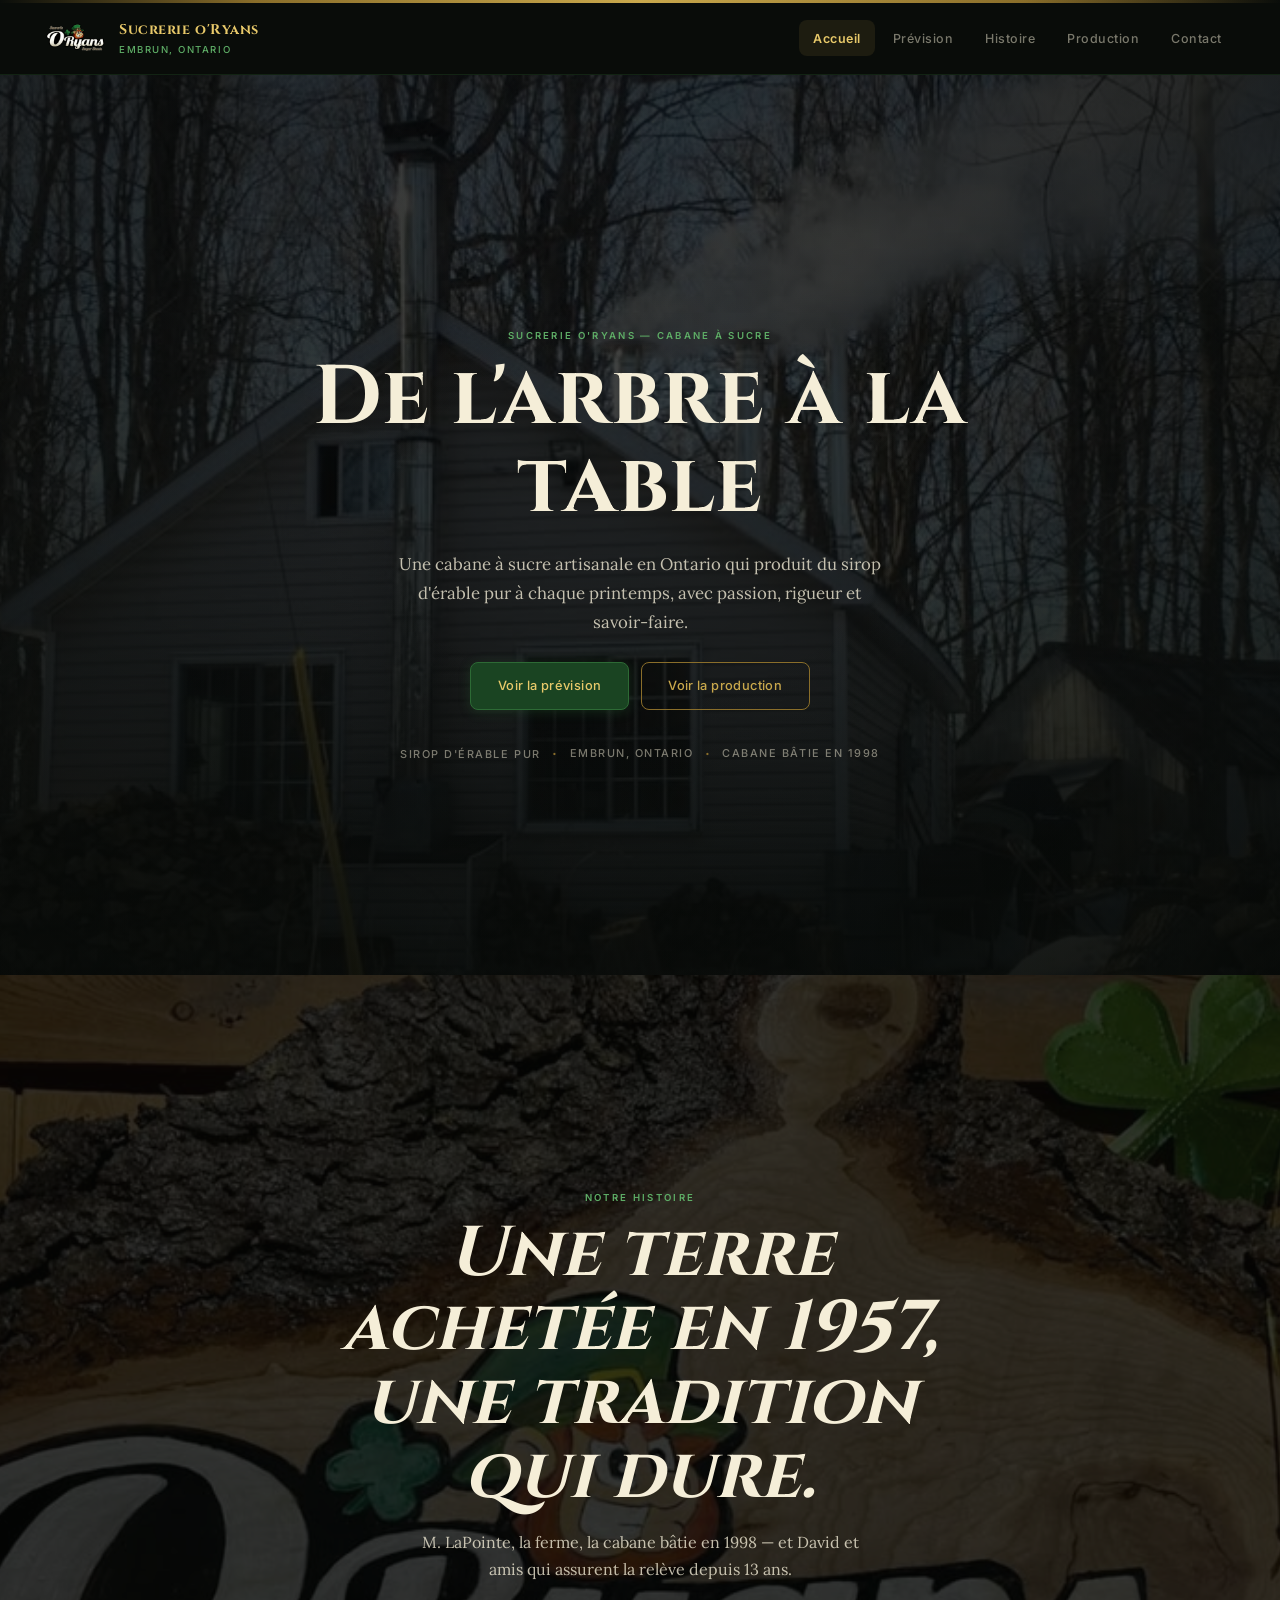
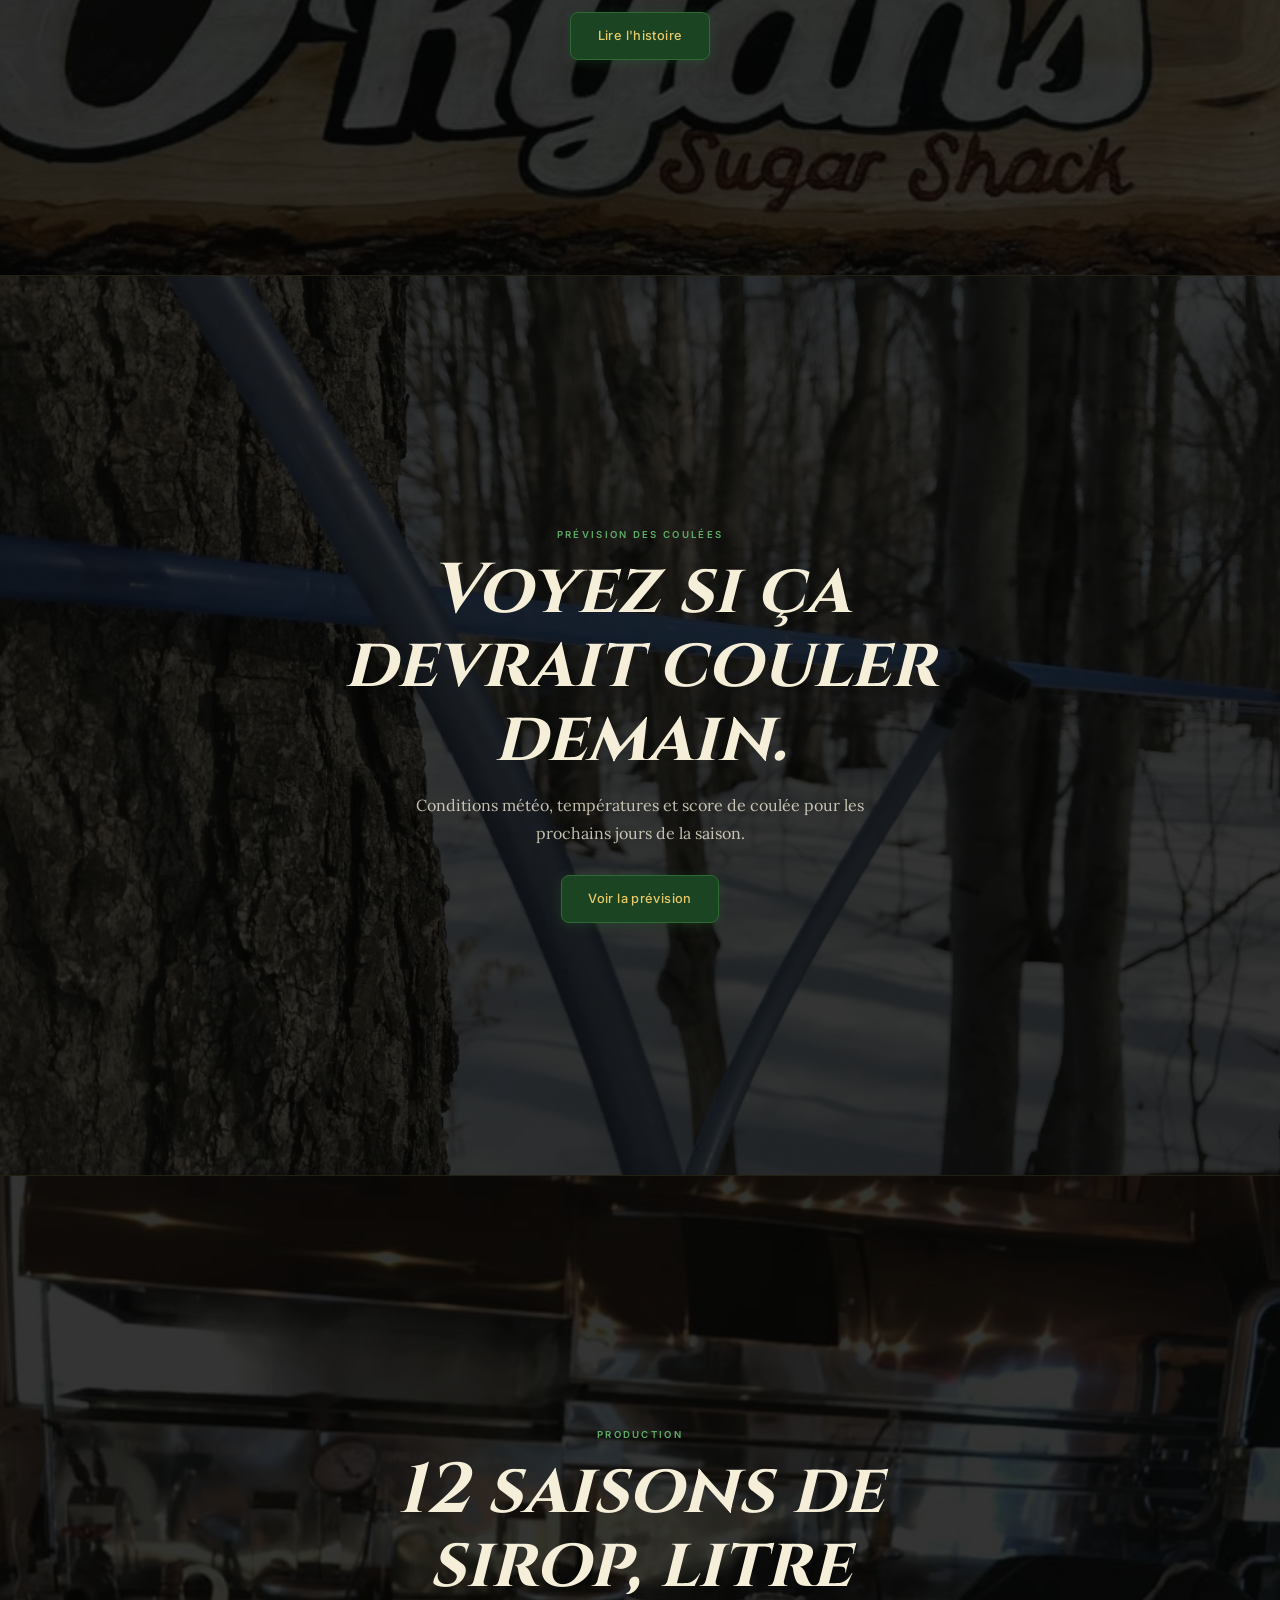
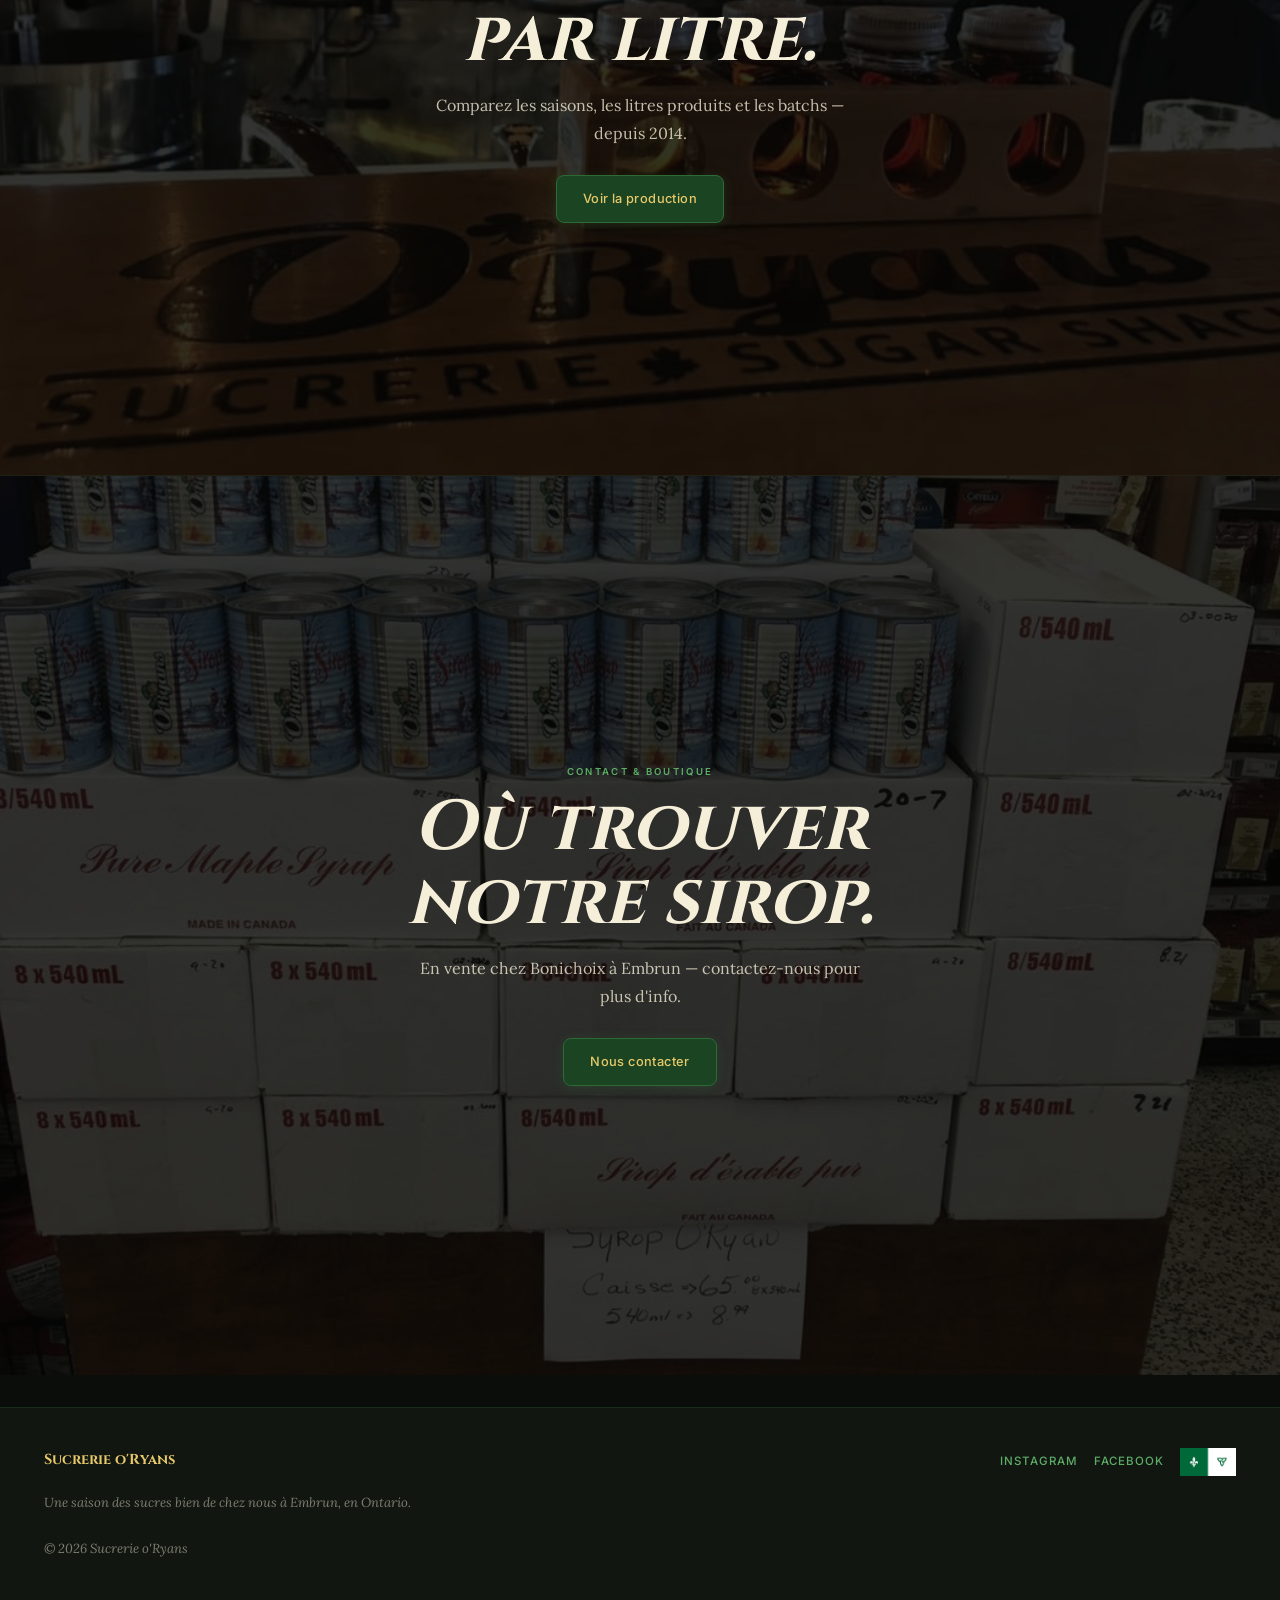
<file: index.html>
<!DOCTYPE html>
<html lang="fr-CA">
<head>
  <meta charset="UTF-8">
  <script>document.documentElement.classList.add("js");</script>
  <meta name="viewport" content="width=device-width, initial-scale=1.0">
  <title>Sucrerie o'Ryans | Cabane à sucre d'Embrun</title>
  <meta name="description" content="Le site de la Sucrerie o'Ryans à Embrun, en Ontario : histoire locale, prévision des coulées, archive de production et infos de contact.">
  <meta name="theme-color" content="#0A0D0A">
  <link rel="icon" type="image/png" sizes="512x512" href="assets/images/nicon.png?v=2">
  <link rel="preconnect" href="https://fonts.googleapis.com">
  <link rel="preconnect" href="https://fonts.gstatic.com" crossorigin>
  <link href="https://fonts.googleapis.com/css2?family=Cinzel:wght@400;600;700&family=Lora:ital,wght@0,400;0,600;1,400&family=Inter:wght@300;400;500;600&display=swap" rel="stylesheet">
  <link rel="stylesheet" href="css/styles.css">
</head>
<body class="page-home">

  <a class="skip-link" href="#main">Aller au contenu</a>
  <div class="wood-bar"></div>

  <header class="site-header">
    <div class="shell nav-shell">
      <a class="brand" href="index.html" aria-label="Accueil Sucrerie o'Ryans">
        <img class="logo-art" src="assets/images/noback.png" alt="Logo de la Sucrerie o'Ryans" onerror="this.style.display='none'">
        <span>
          <strong>Sucrerie o'Ryans</strong>
          <small>Embrun, Ontario</small>
        </span>
      </a>
      
      <button class="menu-toggle" type="button" aria-expanded="false" aria-controls="site-nav">Menu</button>
      <nav id="site-nav" class="site-nav" aria-label="Navigation principale">
        <a href="index.html">Accueil</a>
        <a href="forecast.html">Prévision</a>
        <a href="history.html">Histoire</a>
        <a href="production.html">Production</a>
        <a href="contact.html">Contact</a>
      </nav>
    </div>
  </header>

  <main id="main">
    <!-- ═══════════ HERO ═══════════ -->
    <section class="hero-home">
      <div class="hero-bg hero-bg--overall"></div>
      <div class="hero-overlay"></div>
      <div class="shell hero-content reveal">
        <p class="eyebrow">Sucrerie o'Ryans &mdash; Cabane à sucre</p>
        <h1 class="display">De l'arbre à la table</h1>
        <p class="lead">Une cabane à sucre artisanale en Ontario qui produit du sirop d'érable pur à chaque printemps, avec passion, rigueur et savoir-faire.</p>
        <div class="button-row">
          <a class="button-primary" href="forecast.html">Voir la prévision</a>
          <a class="button-secondary" href="production.html">Voir la production</a>
        </div>
        <ul class="fact-strip">
          <li>Sirop d'érable pur</li>
          <li>Embrun, Ontario</li>
          <li>Cabane bâtie en 1998</li>
        </ul>
      </div>
    </section>

    <!-- ═══════════ SCROLLING PAGE SECTIONS ═══════════ -->
    <section class="page-section">
      <div class="page-section-bg section-bg--histoire"></div>
      <div class="page-section-overlay">
        <div class="shell page-section-inner reveal">
          <p class="eyebrow">Notre histoire</p>
          <h2 class="page-section-title">Une terre achetée en&nbsp;1957, une tradition qui&nbsp;dure.</h2>
          <p class="page-section-lead">M. LaPointe, la ferme, la cabane bâtie en 1998 &mdash; et David et amis qui assurent la relève depuis 13 ans.</p>
          <a class="button-primary" href="history.html">Lire l'histoire</a>
        </div>
      </div>
    </section>

    <section class="page-section">
      <div class="page-section-bg section-bg--prevision"></div>
      <div class="page-section-overlay">
        <div class="shell page-section-inner reveal">
          <p class="eyebrow">Prévision des coulées</p>
          <h2 class="page-section-title">Voyez si ça devrait couler demain.</h2>
          <p class="page-section-lead">Conditions météo, températures et score de coulée pour les prochains jours de la saison.</p>
          <a class="button-primary" href="forecast.html">Voir la prévision</a>
        </div>
      </div>
    </section>

    <section class="page-section">
      <div class="page-section-bg section-bg--production"></div>
      <div class="page-section-overlay">
        <div class="shell page-section-inner reveal">
          <p class="eyebrow">Production</p>
          <h2 class="page-section-title">12 saisons de sirop, litre par&nbsp;litre.</h2>
          <p class="page-section-lead">Comparez les saisons, les litres produits et les batchs &mdash; depuis 2014.</p>
          <a class="button-primary" href="production.html">Voir la production</a>
        </div>
      </div>
    </section>

    <section class="page-section">
      <div class="page-section-bg section-bg--contact"></div>
      <div class="page-section-overlay">
        <div class="shell page-section-inner reveal">
          <p class="eyebrow">Contact &amp; boutique</p>
          <h2 class="page-section-title">Où trouver notre sirop.</h2>
          <p class="page-section-lead">En vente chez Bonichoix à Embrun &mdash; contactez-nous pour plus d'info.</p>
          <a class="button-primary" href="contact.html">Nous contacter</a>
        </div>
      </div>
    </section>
  </main>

  <footer class="site-footer">
    <div class="shell footer-grid">
      <div class="footer-brand">
        <strong>Sucrerie o'Ryans</strong>
        <p>Une saison des sucres bien de chez nous à Embrun, en Ontario.</p>
        <p class="footer-copy">&copy; <span data-current-year>2026</span> Sucrerie o'Ryans</p>
      </div>
      <div>
        <a href="https://www.instagram.com/sucrerie_oryans_sugar_shack/?hl=en" target="_blank" rel="noreferrer">Instagram</a>
        <a href="https://www.facebook.com/sucrerieoryans/" target="_blank" rel="noreferrer">Facebook</a>
        <div class="footer-flag">
          <img src="assets/images/Franco-Ontarian_flag.svg.png" alt="Drapeau franco-ontarien" loading="lazy">
        </div>
      </div>
    </div>
  </footer>

  <script defer src="js/data.js"></script>
  <script defer src="js/main.js"></script>
</body>
</html>
</file>
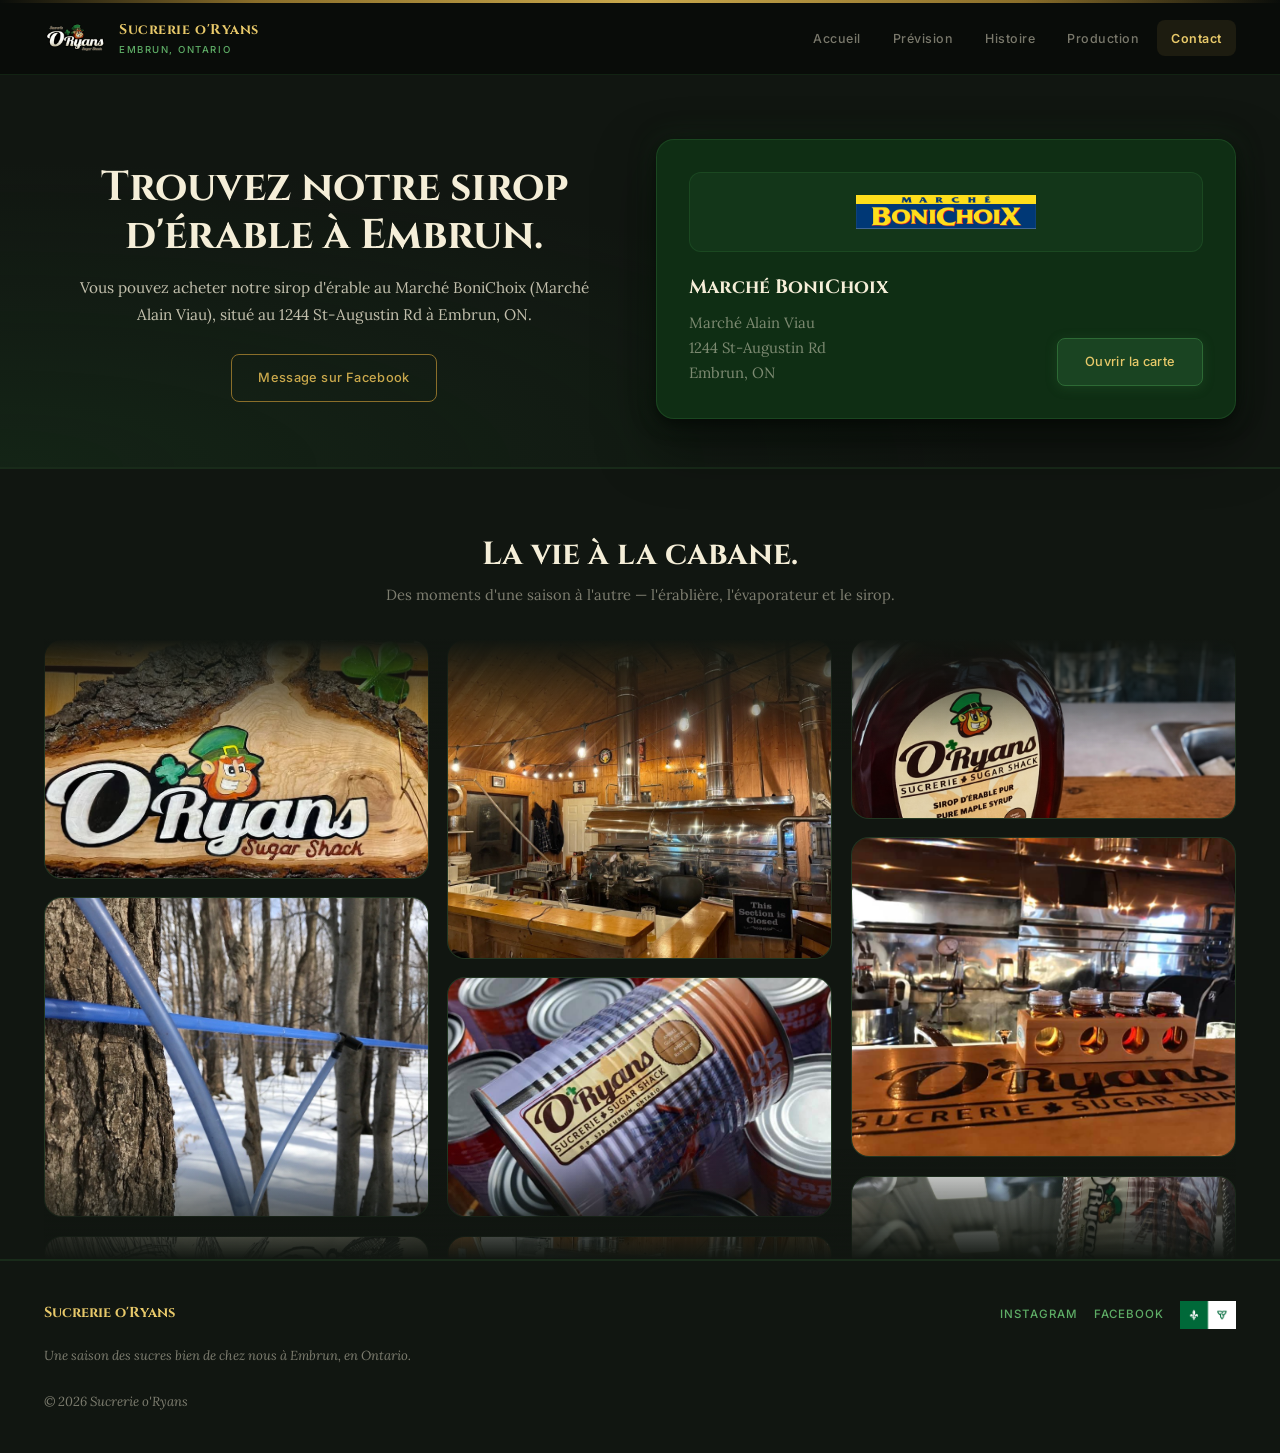
<file: contact.html>
<!DOCTYPE html>
<html lang="fr-CA">
<head>
  <meta charset="UTF-8">
  <script>document.documentElement.classList.add("js");</script>
  <meta name="viewport" content="width=device-width, initial-scale=1.0">
  <title>Sucrerie o'Ryans | Contact</title>
  <meta name="description" content="Contact et point de vente local pour la Sucrerie o'Ryans.">
  <meta name="theme-color" content="#0A0D0A">
  <link rel="icon" type="image/png" sizes="512x512" href="assets/images/nicon.png?v=2">
  <link rel="preconnect" href="https://fonts.googleapis.com">
  <link rel="preconnect" href="https://fonts.gstatic.com" crossorigin>
  <link href="https://fonts.googleapis.com/css2?family=Cinzel:wght@400;600;700&family=Lora:ital,wght@0,400;0,600;1,400&family=Inter:wght@300;400;500;600&display=swap" rel="stylesheet">
  <link rel="stylesheet" href="css/styles.css">
</head>
<body class="page-contact">

  <a class="skip-link" href="#main">Aller au contenu</a>
  <div class="wood-bar"></div>

  <header class="site-header">
    <div class="shell nav-shell">
      <a class="brand" href="index.html" aria-label="Accueil Sucrerie o'Ryans">
        <img class="logo-art" src="assets/images/noback.png" alt="Logo de la Sucrerie o'Ryans" onerror="this.style.display='none'">
        <span>
          <strong>Sucrerie o'Ryans</strong>
          <small>Embrun, Ontario</small>
        </span>
      </a>
      <button class="menu-toggle" type="button" aria-expanded="false" aria-controls="site-nav">Menu</button>
      <nav id="site-nav" class="site-nav" aria-label="Navigation principale">
        <a href="index.html">Accueil</a>
        <a href="forecast.html">Prévision</a>
        <a href="history.html">Histoire</a>
        <a href="production.html">Production</a>
        <a href="contact.html">Contact</a>
      </nav>
    </div>
  </header>

  <main id="main">
    <!-- ═══════════ PAGE HERO ═══════════ -->
    <section class="page-hero">
      <div class="shell page-hero-grid contact-top-grid">
        <div class="contact-buy-copy reveal">
          <h1>Trouvez notre sirop d'érable à Embrun.</h1>
          <p class="lead">
            Vous pouvez acheter notre sirop d'érable au Marché BoniChoix
            (Marché Alain Viau), situé au 1244 St-Augustin Rd à Embrun, ON.
          </p>
          <div class="button-row" style="margin-top: 1.6rem;">
            <a
              class="button-secondary"
              href="https://www.facebook.com/sucrerieoryans/"
              target="_blank" rel="noreferrer"
            >
              Message sur Facebook
            </a>
          </div>
        </div>

        <div class="reveal">
          <article class="history-hero-card contact-store-card">
            <div class="brand-showcase">
              <img src="assets/images/Bonichoix.png" alt="Logo du Marché BoniChoix"
                onerror="this.parentElement.innerHTML='<span style=\'font-family:Cinzel,serif;color:var(--gold-light);font-size:1.05rem;letter-spacing:0.1em;\'>Marché BoniChoix</span>'">
            </div>
            <h2>Marché BoniChoix</h2>
            <div class="contact-store-meta">
              <p class="contact-store-address">
                Marché Alain Viau<br>
                1244 St-Augustin Rd<br>
                Embrun, ON
              </p>
              <a
                class="button-primary"
                href="https://www.google.com/maps/place/March%C3%A9+Bonichoix+Alain+Viau/@45.2743385,-75.2752539,3a,75y,211.84h,91.2t/data=!3m7!1e1!3m5!1s4L3LOWvOWr9EYdiC7ZVmJQ!2e0!6shttps:%2F%2Fstreetviewpixels-pa.googleapis.com%2Fv1%2Fthumbnail%3Fcb_client%3Dmaps_sv.tactile%26w%3D900%26h%3D600%26pitch%3D-1.2000000000000028%26panoid%3D4L3LOWvOWr9EYdiC7ZVmJQ%26yaw%3D211.84!7i16384!8i8192!4m17!1m9!3m8!1s0x4cce78424a2088a7:0x929eb5bf154c045c!2s1244+St+Augustin+Rd,+Embrun,+ON+K0A+1W0!3b1!8m2!3d45.274131!4d-75.275381!10e5!16s%2Fg%2F11nnktc0rs!3m6!1s0x4cce7842357d6379:0x32b1acb4ed83557a!8m2!3d45.274131!4d-75.275381!10e5!16s%2Fg%2F1tdqt4tl?entry=ttu&g_ep=EgoyMDI2MDMzMC4wIKXMDSoASAFQAw%3D%3D"
                target="_blank" rel="noreferrer"
              >
                Ouvrir la carte
              </a>
            </div>
          </article>
        </div>
      </div>
    </section>

    <!-- ═══════════ ROTATING 3-COLUMN GALLERY ═══════════ -->
    <section class="gallery-strip-section">
      <div class="shell gallery-strip-shell">
        <div class="gallery-strip-heading reveal">
          <h2>La vie à la cabane.</h2>
          <p>Des moments d'une saison à l'autre — l'érablière, l'évaporateur et le sirop.</p>
        </div>
        <div class="gallery-columns-wrap" id="rotatingGallery">
          <!-- columns injected by JS -->
          <div class="gallery-fade-top"></div>
          <div class="gallery-fade-bottom"></div>
        </div>
      </div>
    </section>
  </main>

  <footer class="site-footer">
    <div class="shell footer-grid">
      <div class="footer-brand">
        <strong>Sucrerie o'Ryans</strong>
        <p>Une saison des sucres bien de chez nous à Embrun, en Ontario.</p>
        <p class="footer-copy">&copy; <span data-current-year>2026</span> Sucrerie o'Ryans</p>
      </div>
      <div>
        <a href="https://www.instagram.com/sucrerie_oryans_sugar_shack/?hl=en" target="_blank" rel="noreferrer">Instagram</a>
        <a href="https://www.facebook.com/sucrerieoryans/" target="_blank" rel="noreferrer">Facebook</a>
        <div class="footer-flag">
          <img src="assets/images/Franco-Ontarian_flag.svg.png" alt="Drapeau franco-ontarien" loading="lazy">
        </div>
      </div>
    </div>
  </footer>

  <script defer src="js/data.js"></script>
  <script defer src="js/main.js"></script>
  <script>
  (function () {
    /* ── Gallery tile data ── */
    /* Replace src strings with real image paths once you have them.
       label is the caption shown at the bottom of each tile.         */
    var tiles = [
      { src: "assets/images/woodlog.jpg",      label: "Enseigne",      aspect: "square" },
      { src: "assets/images/setup.jpg",         label: "Installation",  aspect: "tall" },
      { src: "assets/images/glassbottle.png",   label: "Bouteille",     aspect: "short" },
      { src: "assets/images/hose.jpg",          label: "Tubulure",      aspect: "tall" },
      { src: "assets/images/canoryan.jpg",      label: "Canne",         aspect: "square" },
      { src: "assets/images/counter.jpg",       label: "Comptoir",      aspect: "tall" },
      { src: "assets/images/draw.jpg",          label: "Tire",          aspect: "short" },
      { src: "assets/images/cantuque.jpg",      label: "Canne & tuque", aspect: "square" },
      { src: "assets/images/tuque.jpg",         label: "Tuque",         aspect: "tall" },
      { src: "assets/images/overall.jpg",       label: "Salopette",     aspect: "short" },
      { src: "assets/images/download.png",      label: "Cabane",        aspect: "tall" },
      { src: "assets/images/main.png",          label: "Logo",          aspect: "square" }
    ];

    /* Distribute tiles across 3 columns in a staggered, uneven pattern */
    var cols = [[], [], []];
    tiles.forEach(function (t, i) { cols[i % 3].push(t); });

    /* Build a tile element */
    function makeTile(tile) {
      var heights = { square: "240px", tall: "320px", short: "180px" };
      var div = document.createElement("div");
      div.className = "gallery-tile";
      div.style.height = heights[tile.aspect] || "240px";

      var img = document.createElement("img");
      img.alt = tile.label;
      img.loading = "lazy";
      img.decoding = "async";
      img.src = tile.src;
      img.style.height = heights[tile.aspect] || "240px";

      img.onerror = function () {
        /* Show placeholder on missing image */
        var ph = document.createElement("div");
        ph.className = "gallery-tile-placeholder";
        ph.style.height = heights[tile.aspect] || "240px";
        ph.innerHTML =
          '<svg viewBox="0 0 24 24" fill="none" stroke="currentColor" stroke-width="1.2">' +
          '<rect x="3" y="3" width="18" height="18" rx="2"/>' +
          '<circle cx="8.5" cy="8.5" r="1.5"/>' +
          '<polyline points="21 15 16 10 5 21"/></svg>' +
          tile.label;
        div.replaceChild(ph, img);
      };

      var label = document.createElement("div");
      label.className = "gallery-tile-label";
      label.textContent = tile.label;

      div.appendChild(img);
      div.appendChild(label);
      return div;
    }

    /* Build one column element — doubled for seamless loop */
    function makeColEl(tileArr, className) {
      var colEl = document.createElement("div");
      colEl.className = "gallery-col " + className;

      /* Two identical sets stacked — animation scrolls through 50% */
      [0, 1].forEach(function () {
        var inner = document.createElement("div");
        inner.className = "gallery-col-inner";
        tileArr.forEach(function (t) { inner.appendChild(makeTile(t)); });
        colEl.appendChild(inner);
      });

      return colEl;
    }

    /* Inject into wrapper */
    var wrap = document.getElementById("rotatingGallery");
    if (!wrap) { return; }

    var grid = document.createElement("div");
    grid.className = "gallery-columns";

    grid.appendChild(makeColEl(cols[0], "col-down"));
    grid.appendChild(makeColEl(cols[1], "col-up"));
    grid.appendChild(makeColEl(cols[2], "col-down2"));

    /* Insert before fade overlays */
    wrap.insertBefore(grid, wrap.firstChild);
  })();
  </script>
</body>
</html>
</file>
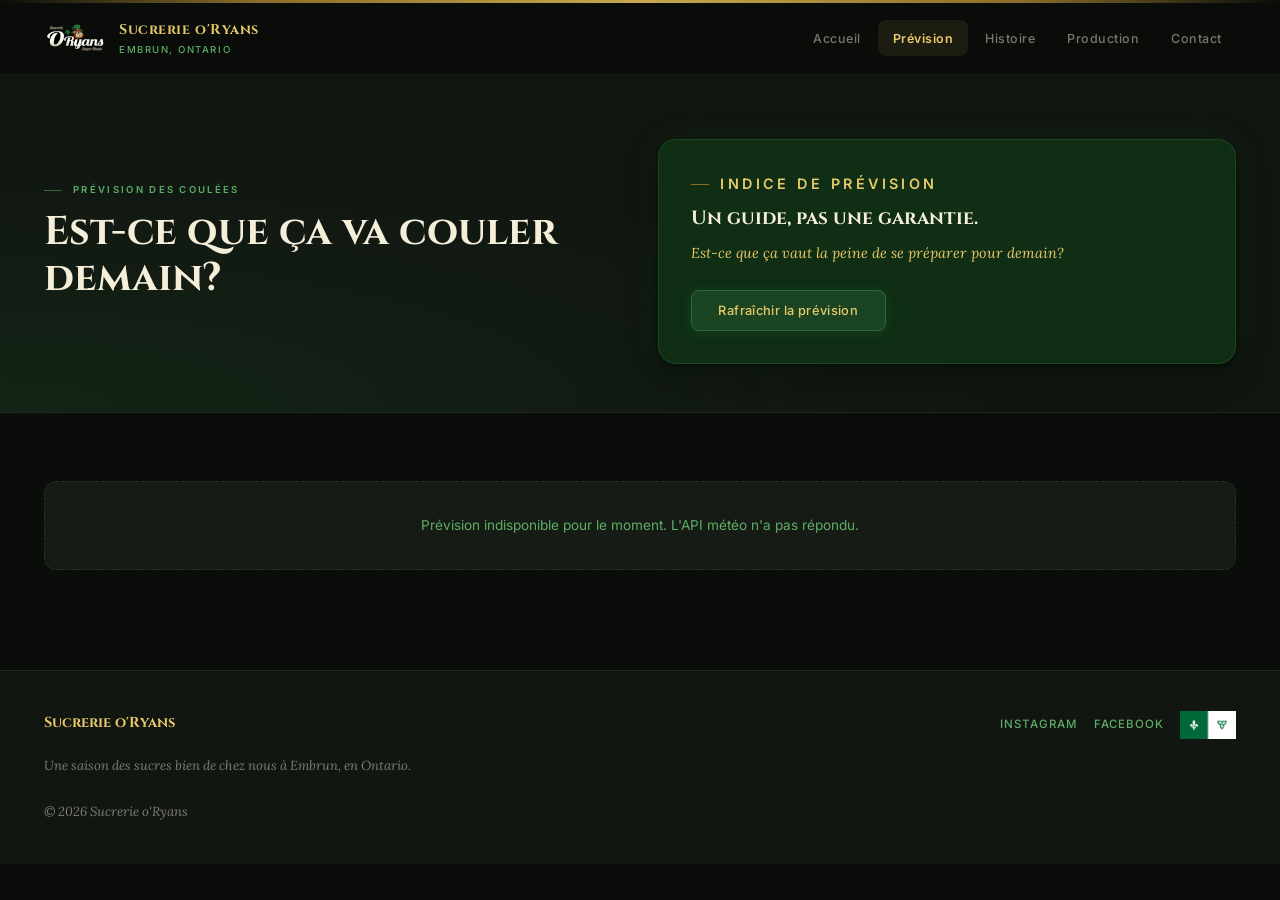
<file: forecast.html>
<!DOCTYPE html>
<html lang="fr-CA">
<head>
  <meta charset="UTF-8">
  <script>document.documentElement.classList.add("js");</script>
  <meta name="viewport" content="width=device-width, initial-scale=1.0">
  <title>Sucrerie o'Ryans | Prévision des coulées</title>
  <meta name="description" content="Calculateur interactif de prévision des coulées pour la Sucrerie o'Ryans à Embrun, en Ontario.">
  <meta name="theme-color" content="#0A0D0A">
  <link rel="icon" type="image/png" sizes="512x512" href="assets/images/nicon.png?v=2">
  <link rel="preconnect" href="https://fonts.googleapis.com">
  <link rel="preconnect" href="https://fonts.gstatic.com" crossorigin>
  <link href="https://fonts.googleapis.com/css2?family=Cinzel:wght@400;600;700&family=Lora:ital,wght@0,400;0,600;1,400&family=Inter:wght@300;400;500;600&display=swap" rel="stylesheet">
  <link rel="stylesheet" href="css/styles.css">
</head>
<body class="page-forecast">

  <a class="skip-link" href="#main">Aller au contenu</a>
  <div class="wood-bar"></div>

  <header class="site-header">
    <div class="shell nav-shell">
      <a class="brand" href="index.html" aria-label="Accueil Sucrerie o'Ryans">
        <img class="logo-art" src="assets/images/noback.png" alt="Logo de la Sucrerie o'Ryans" onerror="this.style.display='none'">
        <span>
          <strong>Sucrerie o'Ryans</strong>
          <small>Embrun, Ontario</small>
        </span>
      </a>
      <button class="menu-toggle" type="button" aria-expanded="false" aria-controls="site-nav">Menu</button>
      <nav id="site-nav" class="site-nav" aria-label="Navigation principale">
        <a href="index.html">Accueil</a>
        <a href="forecast.html">Prévision</a>
        <a href="history.html">Histoire</a>
        <a href="production.html">Production</a>
        <a href="contact.html">Contact</a>
      </nav>
    </div>
  </header>

  <main id="main">
    <!-- ═══════════ PAGE HERO ═══════════ -->
    <section class="page-hero">
      <div class="shell page-hero-grid">
        <div class="forecast-hero-copy reveal">
          <p class="eyebrow">Prévision des coulées</p>
          <h1 class="display">Est-ce que ça va couler demain?</h1>
        </div>

        <div class="forecast-intro-card reveal">
          <p class="card-kicker">Indice de prévision</p>
          <h2>Un guide, pas une garantie.</h2>
          <p><em>Est-ce que ça vaut la peine de se préparer pour demain?</em></p>
          <button id="refreshForecast" class="button-primary" type="button">Rafraîchir la prévision</button>
        </div>
      </div>
    </section>

    <!-- ═══════════ FORECAST APP ═══════════ -->
    <section class="section-shell">
      <div class="shell">
        <noscript>
          <p class="loading-panel">JavaScript est nécessaire pour charger la prévision en direct d'Embrun.</p>
        </noscript>

        <div id="forecastStatus" class="loading-panel">Chargement des données météo pour Embrun&hellip;</div>

        <div id="forecastApp" class="forecast-app is-hidden">
          <div class="forecast-summary">
            <article class="summary-card reveal">
              <p class="card-kicker">Demain</p>
              <h2 id="tomorrowHeadline">-</h2>
              <p id="tomorrowDetail">-</p>
            </article>
            <article class="summary-card reveal">
              <p class="card-kicker">Meilleure journée</p>
              <h2 id="bestHeadline">-</h2>
              <p id="bestDetail">-</p>
            </article>
            <article class="summary-card reveal">
              <p class="card-kicker">Tendance semaine</p>
              <h2 id="weekHeadline">-</h2>
              <p id="weekDetail">-</p>
            </article>
          </div>

          <div id="forecastGrid" class="forecast-grid"></div>

          <div class="forecast-detail-grid">
            <article class="detail-card reveal">
              <p class="card-kicker">Journée choisie</p>
              <div id="selectedDaySummary" class="detail-summary"></div>
              <ul id="selectedDayNotes" class="bullet-list compact"></ul>
            </article>

            <article class="detail-card reveal">
              <p class="card-kicker">Fin de saison estimée</p>
              <div id="seasonEndSummary" class="detail-summary"></div>
              <ul id="seasonEndNotes" class="bullet-list compact"></ul>
            </article>
          </div>

        </div>
      </div>
    </section>
  </main>

  <footer class="site-footer">
    <div class="shell footer-grid">
      <div class="footer-brand">
        <strong>Sucrerie o'Ryans</strong>
        <p>Une saison des sucres bien de chez nous à Embrun, en Ontario.</p>
        <p class="footer-copy">&copy; <span data-current-year>2026</span> Sucrerie o'Ryans</p>
      </div>
      <div>
        <a href="https://www.instagram.com/sucrerie_oryans_sugar_shack/?hl=en" target="_blank" rel="noreferrer">Instagram</a>
        <a href="https://www.facebook.com/sucrerieoryans/" target="_blank" rel="noreferrer">Facebook</a>
        <div class="footer-flag">
          <img src="assets/images/Franco-Ontarian_flag.svg.png" alt="Drapeau franco-ontarien" loading="lazy">
        </div>
      </div>
    </div>
  </footer>

  <script defer src="js/data.js"></script>
  <script defer src="js/main.js"></script>
  <script defer src="js/forecast.js"></script>
</body>
</html>
</file>
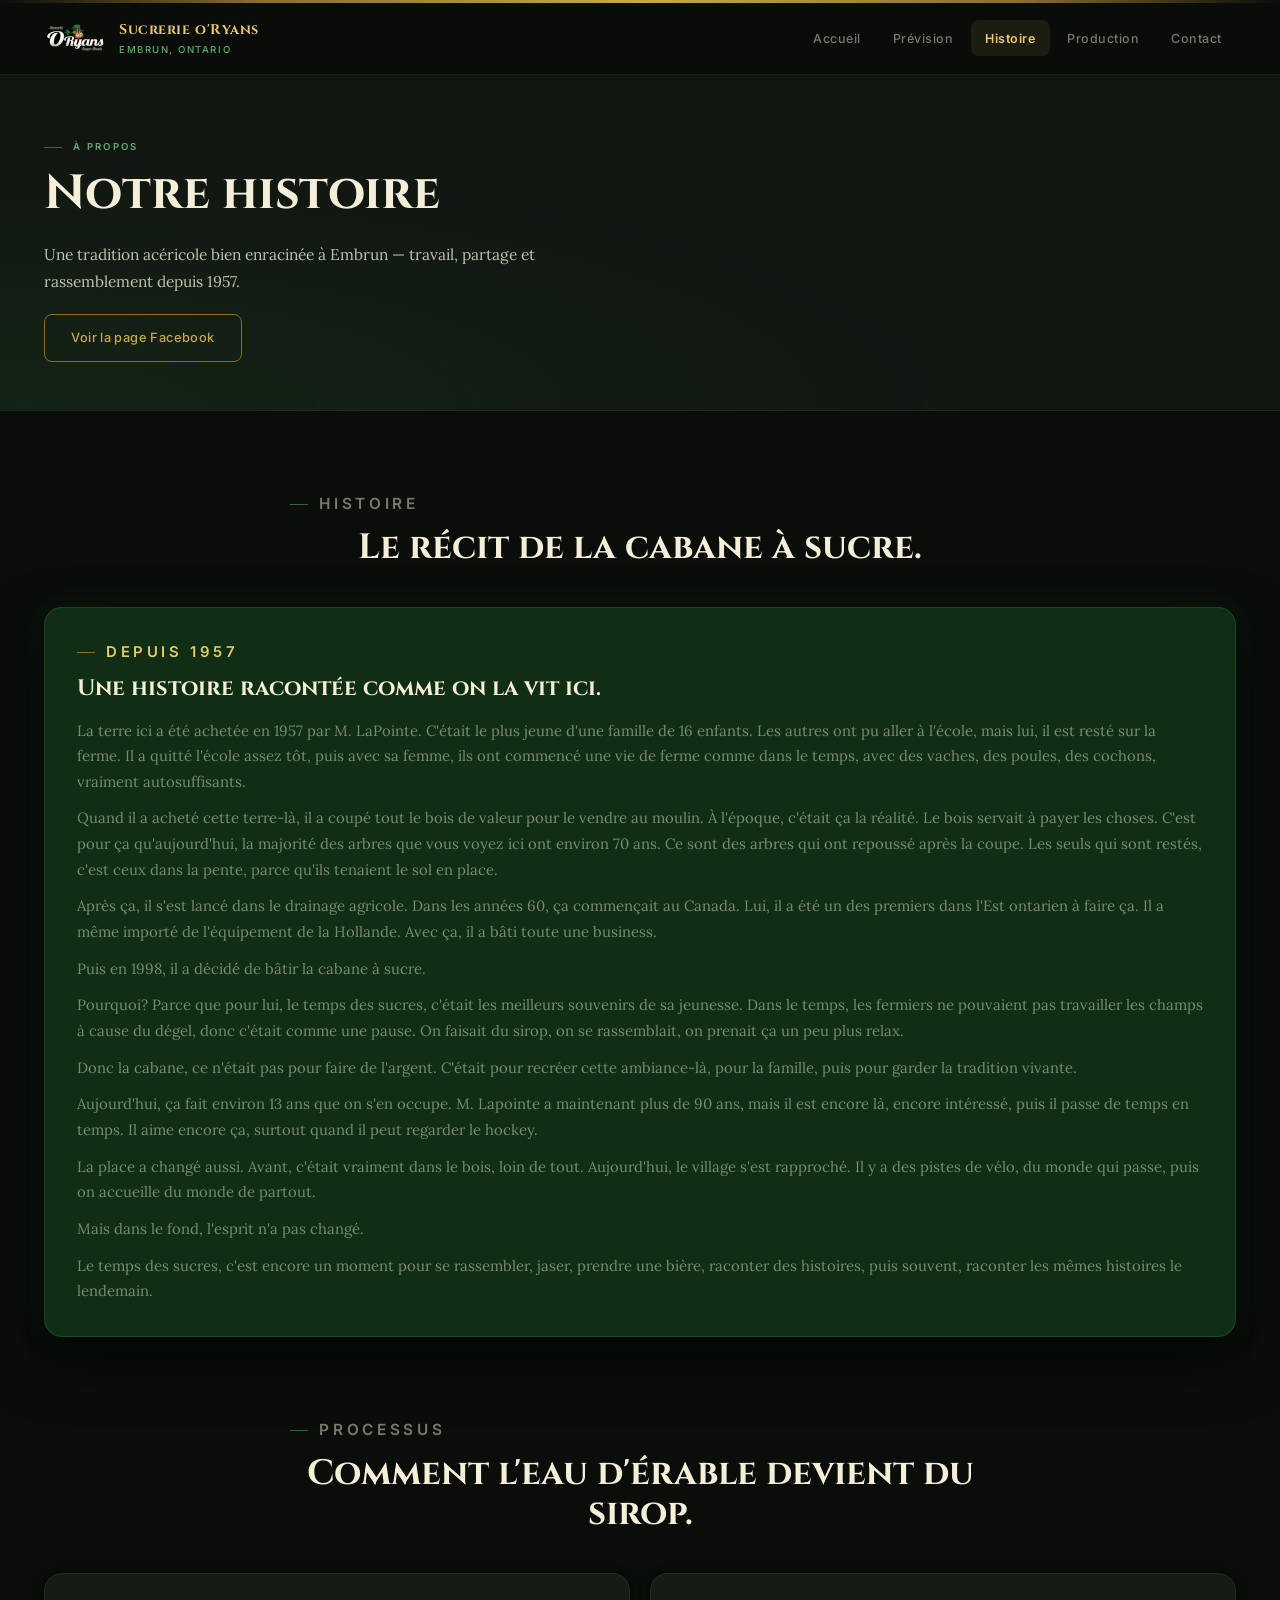
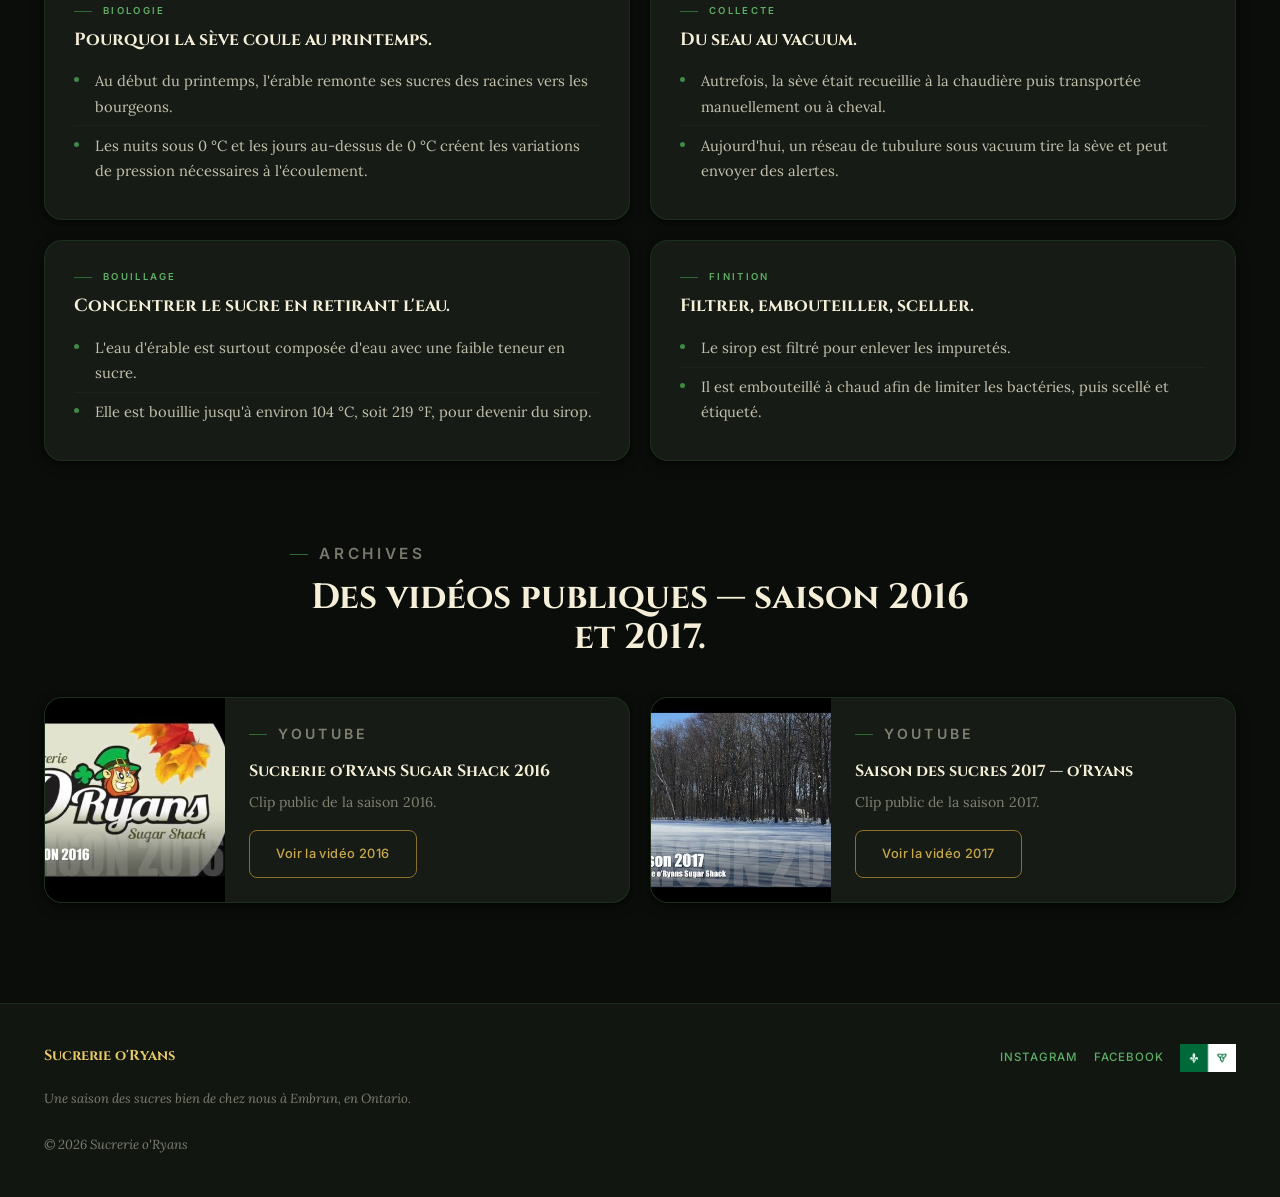
<file: history.html>
<!DOCTYPE html>
<html lang="fr-CA">
<head>
  <meta charset="UTF-8">
  <script>document.documentElement.classList.add("js");</script>
  <meta name="viewport" content="width=device-width, initial-scale=1.0">
  <title>Sucrerie o'Ryans | Histoire</title>
  <meta name="description" content="L'histoire réelle de la Sucrerie o'Ryans : terrain acheté en 1957, cabane bâtie en 1998, fabrication du sirop et contexte acéricole.">
  <meta name="theme-color" content="#0A0D0A">
  <link rel="icon" type="image/png" sizes="512x512" href="assets/images/nicon.png?v=2">
  <link rel="preconnect" href="https://fonts.googleapis.com">
  <link rel="preconnect" href="https://fonts.gstatic.com" crossorigin>
  <link href="https://fonts.googleapis.com/css2?family=Cinzel:wght@400;600;700&family=Lora:ital,wght@0,400;0,600;1,400&family=Inter:wght@300;400;500;600&display=swap" rel="stylesheet">
  <link rel="stylesheet" href="css/styles.css">
</head>
<body class="page-history">

  <a class="skip-link" href="#main">Aller au contenu</a>
  <div class="wood-bar"></div>

  <header class="site-header">
    <div class="shell nav-shell">
      <a class="brand" href="index.html" aria-label="Accueil Sucrerie o'Ryans">
        <img class="logo-art" src="assets/images/noback.png" alt="Logo de la Sucrerie o'Ryans" onerror="this.style.display='none'">
        <span>
          <strong>Sucrerie o'Ryans</strong>
          <small>Embrun, Ontario</small>
        </span>
      </a>
      <button class="menu-toggle" type="button" aria-expanded="false" aria-controls="site-nav">Menu</button>
      <nav id="site-nav" class="site-nav" aria-label="Navigation principale">
        <a href="index.html">Accueil</a>
        <a href="forecast.html">Prévision</a>
        <a href="history.html">Histoire</a>
        <a href="production.html">Production</a>
        <a href="contact.html">Contact</a>
      </nav>
    </div>
  </header>

  <main id="main">
    <!-- ═══════════ PAGE HERO ═══════════ -->
    <section class="page-hero">
      <div class="shell">
        <div class="reveal">
          <p class="eyebrow">À propos</p>
          <h1>Notre histoire</h1>
          <p class="lead">
            Une tradition acéricole bien enracinée à Embrun — travail, partage et rassemblement depuis 1957.
          </p>
          <a class="button-secondary" href="https://www.facebook.com/sucrerieoryans/" target="_blank" rel="noreferrer" style="margin-top:1.25rem;display:inline-flex;">Voir la page Facebook</a>
        </div>
      </div>
    </section>

    <!-- ═══════════ REPÈRES ═══════════ -->
    <section class="section-shell">
      <div class="shell">
        <div class="section-heading reveal">
          <p class="eyebrow">Histoire</p>
          <h2>Le récit de la cabane à sucre.</h2>
        </div>

        <article class="history-hero-card reveal">
          <p class="card-kicker">Depuis 1957</p>
          <h2>Une histoire racontée comme on la vit ici.</h2>
<p>
            La terre ici a été achetée en 1957 par M. LaPointe. C'était le plus jeune d'une famille
            de 16 enfants. Les autres ont pu aller à l'école, mais lui, il est resté sur la ferme.
            Il a quitté l'école assez tôt, puis avec sa femme, ils ont commencé une vie de ferme
            comme dans le temps, avec des vaches, des poules, des cochons, vraiment autosuffisants.
          </p>
          <p>
            Quand il a acheté cette terre-là, il a coupé tout le bois de valeur pour le vendre au
            moulin. À l'époque, c'était ça la réalité. Le bois servait à payer les choses. C'est
            pour ça qu'aujourd'hui, la majorité des arbres que vous voyez ici ont environ 70 ans.
            Ce sont des arbres qui ont repoussé après la coupe. Les seuls qui sont restés, c'est
            ceux dans la pente, parce qu'ils tenaient le sol en place.
          </p>
          <p>
            Après ça, il s'est lancé dans le drainage agricole. Dans les années 60, ça commençait
            au Canada. Lui, il a été un des premiers dans l'Est ontarien à faire ça. Il a même
            importé de l'équipement de la Hollande. Avec ça, il a bâti toute une business.
          </p>
          <p>
            Puis en 1998, il a décidé de bâtir la cabane à sucre.
          </p>
          <p>
            Pourquoi? Parce que pour lui, le temps des sucres, c'était les meilleurs souvenirs de
            sa jeunesse. Dans le temps, les fermiers ne pouvaient pas travailler les champs à cause
            du dégel, donc c'était comme une pause. On faisait du sirop, on se rassemblait, on
            prenait ça un peu plus relax.
          </p>
          <p>
            Donc la cabane, ce n'était pas pour faire de l'argent. C'était pour recréer cette
            ambiance-là, pour la famille, puis pour garder la tradition vivante.
          </p>
          <p>
            Aujourd'hui, ça fait environ 13 ans que on s'en occupe. M. Lapointe a
            maintenant plus de 90 ans, mais il est encore là, encore intéressé, puis il passe de
            temps en temps. Il aime encore ça, surtout quand il peut regarder le hockey.
          </p>
          <p>
            La place a changé aussi. Avant, c'était vraiment dans le bois, loin de tout.
            Aujourd'hui, le village s'est rapproché. Il y a des pistes de vélo, du monde qui passe,
            puis on accueille du monde de partout.
          </p>
          <p>
            Mais dans le fond, l'esprit n'a pas changé.
          </p>
          <p>
            Le temps des sucres, c'est encore un moment pour se rassembler, jaser, prendre une
            bière, raconter des histoires, puis souvent, raconter les mêmes histoires le lendemain.
          </p>
        </article>
      </div>
    </section>

    <!-- ═══════════ PROCESSUS ═══════════ -->
    <section class="section-shell">
      <div class="shell">
        <div class="section-heading reveal">
          <p class="eyebrow">Processus</p>
          <h2>Comment l'eau d'érable devient du sirop.</h2>
        </div>

        <div class="card-grid two-up">
          <article class="feature-card reveal">
            <p class="card-kicker">Biologie</p>
            <h3>Pourquoi la sève coule au printemps.</h3>
            <ul class="bullet-list">
              <li>Au début du printemps, l'érable remonte ses sucres des racines vers les bourgeons.</li>
              <li>Les nuits sous 0 °C et les jours au-dessus de 0 °C créent les variations de pression nécessaires à l'écoulement.</li>
            </ul>
          </article>

          <article class="feature-card reveal">
            <p class="card-kicker">Collecte</p>
            <h3>Du seau au vacuum.</h3>
            <ul class="bullet-list">
              <li>Autrefois, la sève était recueillie à la chaudière puis transportée manuellement ou à cheval.</li>
              <li>Aujourd'hui, un réseau de tubulure sous vacuum tire la sève et peut envoyer des alertes.</li>
            </ul>
          </article>

          <article class="feature-card reveal">
            <p class="card-kicker">Bouillage</p>
            <h3>Concentrer le sucre en retirant l'eau.</h3>
            <ul class="bullet-list">
              <li>L'eau d'érable est surtout composée d'eau avec une faible teneur en sucre.</li>
              <li>Elle est bouillie jusqu'à environ 104 °C, soit 219 °F, pour devenir du sirop.</li>
            </ul>
          </article>

          <article class="feature-card reveal">
            <p class="card-kicker">Finition</p>
            <h3>Filtrer, embouteiller, sceller.</h3>
            <ul class="bullet-list">
              <li>Le sirop est filtré pour enlever les impuretés.</li>
              <li>Il est embouteillé à chaud afin de limiter les bactéries, puis scellé et étiqueté.</li>
            </ul>
          </article>
        </div>
      </div>
    </section>

    <!-- ═══════════ VIDÉOS ═══════════ -->
    <section class="section-shell">
      <div class="shell">
        <div class="section-heading reveal">
          <p class="eyebrow">Archives</p>
          <h2>Des vidéos publiques — saison 2016 et 2017.</h2>
        </div>

        <div class="card-grid two-up">
          <article class="media-link-card reveal">
            <img src="assets/images/oryans-2016-thumb.jpg" alt="Vidéo 2016" loading="lazy" decoding="async"
              onerror="this.style.cssText='width:180px;background:var(--black-raised);display:block;'">
            <div>
              <p class="card-kicker">YouTube</p>
              <h3>Sucrerie o'Ryans Sugar Shack 2016</h3>
              <p>Clip public de la saison 2016.</p>
              <a class="button-secondary" href="https://www.youtube.com/watch?v=5IB6qdaGFJo" target="_blank" rel="noreferrer">Voir la vidéo 2016</a>
            </div>
          </article>

          <article class="media-link-card reveal">
            <img src="assets/images/oryans-2017-thumb.jpg" alt="Vidéo 2017" loading="lazy" decoding="async"
              onerror="this.style.cssText='width:180px;background:var(--black-raised);display:block;'">
            <div>
              <p class="card-kicker">YouTube</p>
              <h3>Saison des sucres 2017 &mdash; o'Ryans</h3>
              <p>Clip public de la saison 2017.</p>
              <a class="button-secondary" href="https://www.youtube.com/watch?v=7Ae8M7fRmLI" target="_blank" rel="noreferrer">Voir la vidéo 2017</a>
            </div>
          </article>
        </div>
      </div>
    </section>
  </main>

  <footer class="site-footer">
    <div class="shell footer-grid">
      <div class="footer-brand">
        <strong>Sucrerie o'Ryans</strong>
        <p>Une saison des sucres bien de chez nous à Embrun, en Ontario.</p>
        <p class="footer-copy">&copy; <span data-current-year>2026</span> Sucrerie o'Ryans</p>
      </div>
      <div>
        <a href="https://www.instagram.com/sucrerie_oryans_sugar_shack/?hl=en" target="_blank" rel="noreferrer">Instagram</a>
        <a href="https://www.facebook.com/sucrerieoryans/" target="_blank" rel="noreferrer">Facebook</a>
        <div class="footer-flag">
          <img src="assets/images/Franco-Ontarian_flag.svg.png" alt="Drapeau franco-ontarien" loading="lazy">
        </div>
      </div>
    </div>
  </footer>

  <script defer src="js/data.js"></script>
  <script defer src="js/main.js"></script>
</body>
</html>
</file>
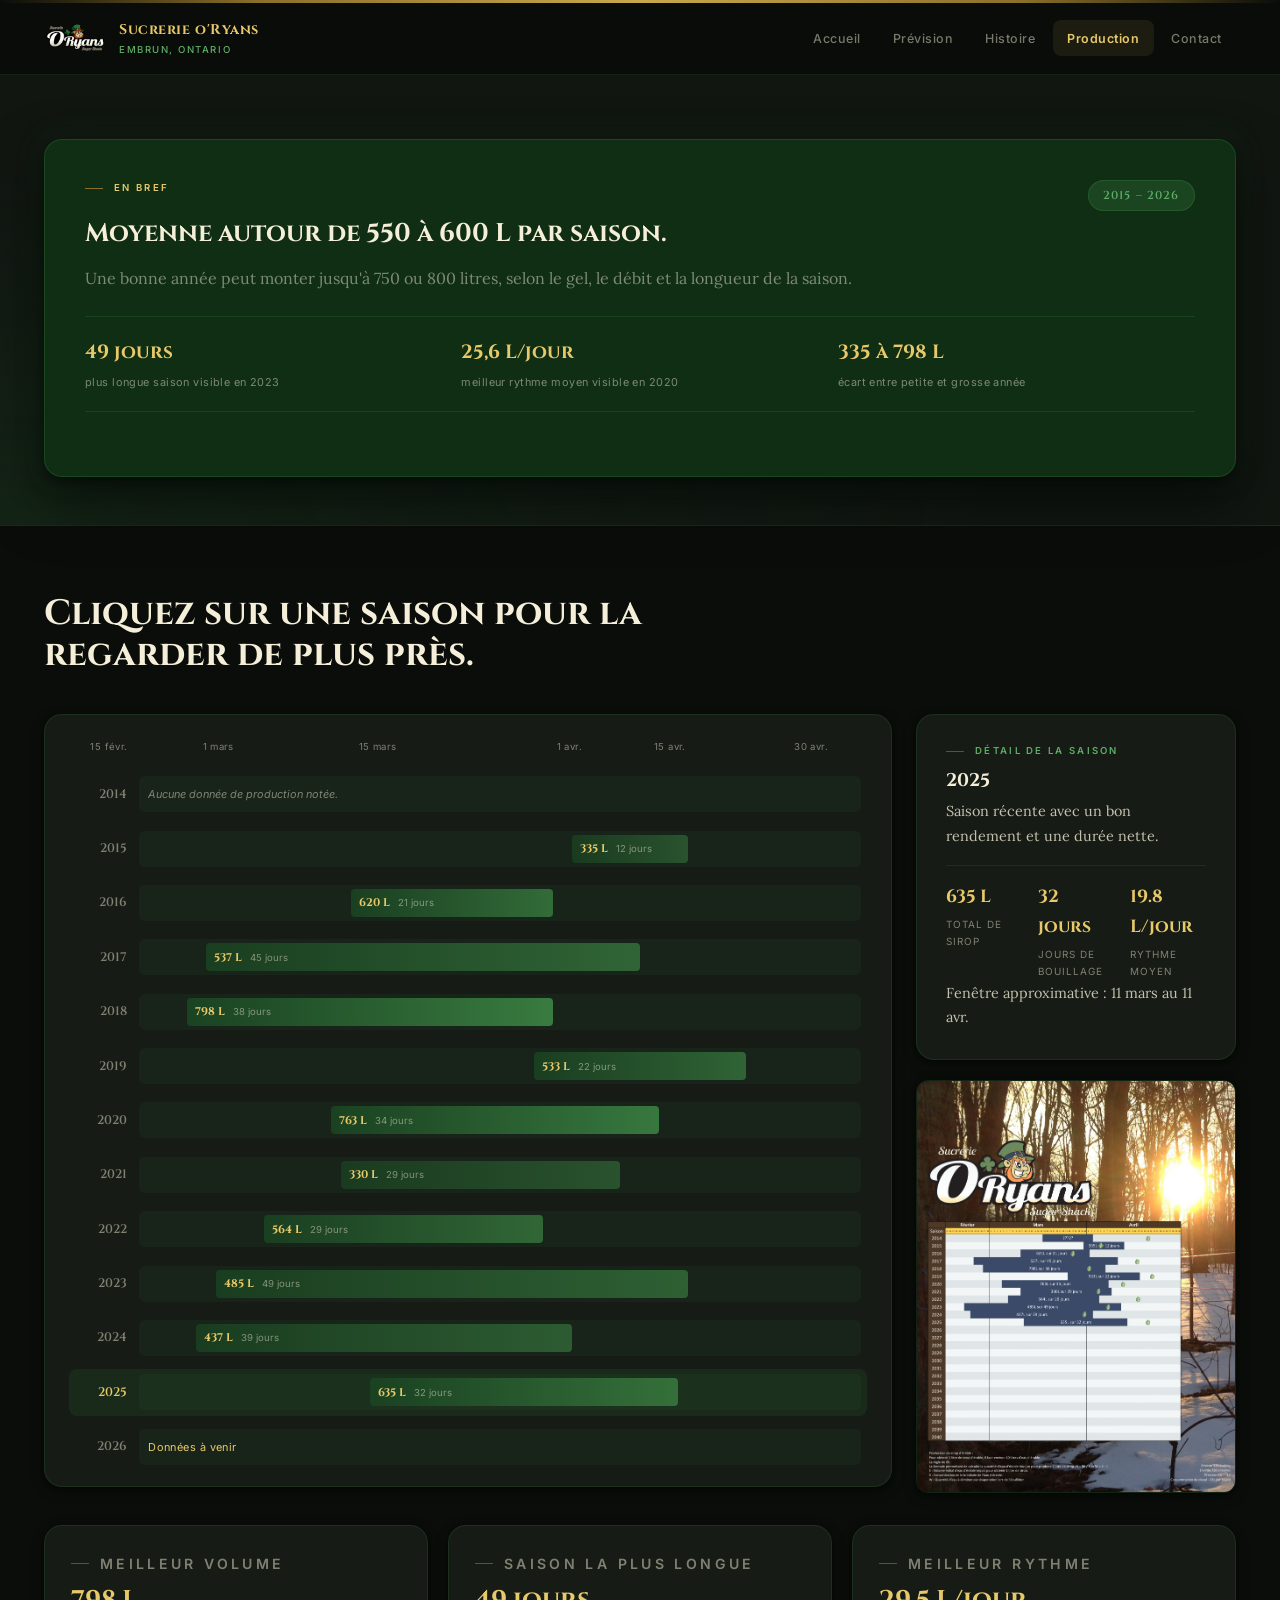
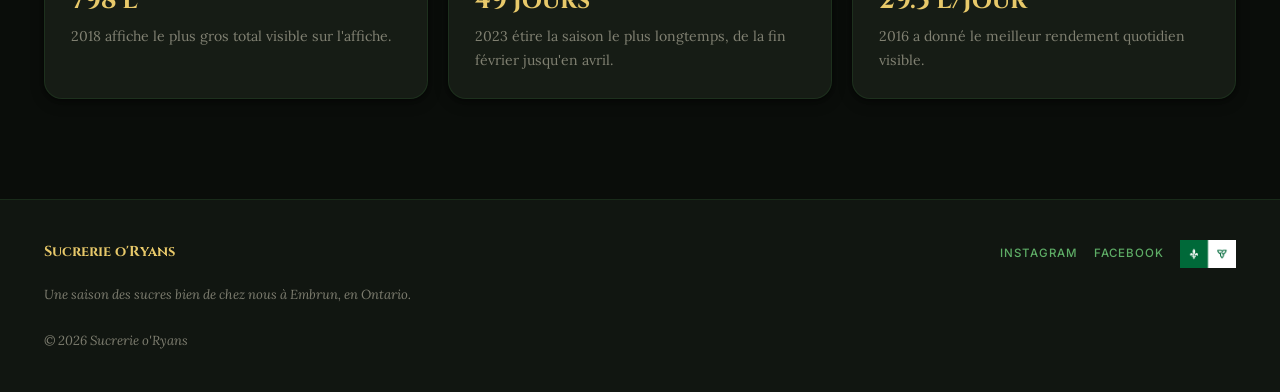
<file: production.html>
<!DOCTYPE html>
<html lang="fr-CA">
<head>
  <meta charset="UTF-8">
  <script>document.documentElement.classList.add("js");</script>
  <meta name="viewport" content="width=device-width, initial-scale=1.0">
  <title>Sucrerie o'Ryans | Production par année</title>
  <meta name="description" content="Production par année, résumé de saison et suivi des batchs de la Sucrerie o'Ryans.">
  <meta name="theme-color" content="#0A0D0A">
  <link rel="icon" type="image/png" sizes="512x512" href="assets/images/nicon.png?v=2">
  <link rel="preconnect" href="https://fonts.googleapis.com">
  <link rel="preconnect" href="https://fonts.gstatic.com" crossorigin>
  <link href="https://fonts.googleapis.com/css2?family=Cinzel:wght@400;600;700&family=Lora:ital,wght@0,400;0,600;1,400&family=Inter:wght@300;400;500;600&display=swap" rel="stylesheet">
  <link rel="stylesheet" href="css/styles.css">
</head>
<body class="page-production">

  <a class="skip-link" href="#main">Aller au contenu</a>
  <div class="wood-bar"></div>

  <header class="site-header">
    <div class="shell nav-shell">
      <a class="brand" href="index.html" aria-label="Accueil Sucrerie o'Ryans">
        <img class="logo-art" src="assets/images/noback.png" alt="Logo de la Sucrerie o'Ryans" onerror="this.style.display='none'">
        <span>
          <strong>Sucrerie o'Ryans</strong>
          <small>Embrun, Ontario</small>
        </span>
      </a>
      <button class="menu-toggle" type="button" aria-expanded="false" aria-controls="site-nav">Menu</button>
      <nav id="site-nav" class="site-nav" aria-label="Navigation principale">
        <a href="index.html">Accueil</a>
        <a href="forecast.html">Prévision</a>
        <a href="history.html">Histoire</a>
        <a href="production.html">Production</a>
        <a href="contact.html">Contact</a>
      </nav>
    </div>
  </header>

  <main id="main">
    <!-- ═══════════ PAGE HERO ═══════════ -->
    <section class="page-hero production-hero">
      <div class="shell">
        <article class="production-hero-card reveal">
          <div class="production-hero-card-head">
            <p class="card-kicker">En bref</p>
            <span class="production-hero-badge">2015 &ndash; 2026</span>
          </div>
          <h1>Moyenne autour de 550 à 600 L par saison.</h1>
          <p>
            Une bonne année peut monter jusqu'à 750 ou 800 litres, selon le gel, le débit et la
            longueur de la saison.
          </p>
          <div class="production-highlight-grid" role="group" aria-label="Points clés des saisons">
            <div class="production-highlight">
              <strong>49 jours</strong>
              <span>plus longue saison visible en 2023</span>
            </div>
            <div class="production-highlight">
              <strong>25,6 L/jour</strong>
              <span>meilleur rythme moyen visible en 2020</span>
            </div>
            <div class="production-highlight">
              <strong>335 à 798 L</strong>
              <span>écart entre petite et grosse année</span>
            </div>
          </div>
        </article>
      </div>
    </section>

    <!-- ═══════════ CHART ═══════════ -->
    <section class="section-shell">
      <div class="shell">
        <div class="section-heading production-section-heading reveal">
          <h2>Cliquez sur une saison pour la regarder de plus près.</h2>
        </div>

        <div class="production-layout">
          <div class="chart-card reveal">
            <div class="season-axis" aria-hidden="true">
              <span class="axis-pos-1">15 févr.</span>
              <span class="axis-pos-2">1 mars</span>
              <span class="axis-pos-3">15 mars</span>
              <span class="axis-pos-4">1 avr.</span>
              <span class="axis-pos-5">15 avr.</span>
              <span class="axis-pos-6">30 avr.</span>
            </div>
            <div id="seasonChart" class="season-chart"></div>
          </div>

          <div class="production-side">
            <aside id="seasonDetail" class="detail-card reveal">
              <p class="card-kicker">Détail de la saison</p>
              <div id="seasonDetailBody" class="detail-summary"></div>
            </aside>

            <button class="poster-preview reveal" type="button" data-gallery-item data-gallery-src="assets/images/poster.png" data-gallery-alt="Affiche de production" aria-label="Ouvrir l'affiche de production en grand">
              <img src="assets/images/poster.png" alt="Affiche de production de la Sucrerie o'Ryans" loading="lazy" decoding="async"
                onerror="this.parentElement.style.display='none'">
            </button>
          </div>
        </div>

        <div id="productionStats" class="production-stats"></div>
      </div>
    </section>

  </main>

  <!-- Lightbox for poster -->
  <div class="gallery-lightbox" data-gallery-lightbox hidden aria-hidden="true">
    <button class="gallery-lightbox-close" type="button" data-gallery-close aria-label="Fermer">Fermer</button>
    <div class="gallery-lightbox-stage" data-gallery-stage>
      <img data-gallery-active-image src="[data-uri]" alt="">
    </div>
  </div>

  <footer class="site-footer">
    <div class="shell footer-grid">
      <div class="footer-brand">
        <strong>Sucrerie o'Ryans</strong>
        <p>Une saison des sucres bien de chez nous à Embrun, en Ontario.</p>
        <p class="footer-copy">&copy; <span data-current-year>2026</span> Sucrerie o'Ryans</p>
      </div>
      <div>
        <a href="https://www.instagram.com/sucrerie_oryans_sugar_shack/?hl=en" target="_blank" rel="noreferrer">Instagram</a>
        <a href="https://www.facebook.com/sucrerieoryans/" target="_blank" rel="noreferrer">Facebook</a>
        <div class="footer-flag">
          <img src="assets/images/Franco-Ontarian_flag.svg.png" alt="Drapeau franco-ontarien" loading="lazy">
        </div>
      </div>
    </div>
  </footer>

  <script defer src="js/data.js"></script>
  <script defer src="js/main.js"></script>
  <script defer src="js/production.js"></script>
</body>
</html>
</file>
<file: css/styles.css>
/* ============================================================
   SUCRERIE O'RYANS — Dark Irish Theme
   Black · Forest Green · Celtic Gold
   Fonts: Cinzel · Lora · Inter
   ============================================================ */

*, *::before, *::after { margin: 0; padding: 0; box-sizing: border-box; }

:root {
  --shell-max:    1240px;
  --section-space: 4.25rem;
  --grid-gap:     1.25rem;
  --gallery-gap:  1.15rem;

  --black:         #0A0D0A;
  --black-surface: #111611;
  --black-card:    #161C15;
  --black-raised:  #1C241B;
  --black-border:  rgba(62,138,70,0.18);
  --black-border2: rgba(62,138,70,0.30);

  --green-deep:    #0F2E14;
  --green-dark:    #1A4422;
  --green-mid:     #2D6A35;
  --green-bright:  #3E8A46;
  --green-light:   #5EAD66;
  --green-pale:    #A8D4AC;

  --gold:          #C9A84C;
  --gold-light:    #E8C96A;
  --gold-bright:   #F5D97A;
  --gold-dim:      #8A6E2A;

  --cream:         #F5EED8;
  --cream-dim:     rgba(245,238,216,0.78);
  --cream-muted:   rgba(245,238,216,0.48);
  --cream-ghost:   rgba(245,238,216,0.18);

  --amber:         #C9842A;
  --amber-light:   #E8A84C;

  --radius-sm:  8px;
  --radius-md:  12px;
  --radius-lg:  18px;
  --radius-xl:  24px;

  --shadow-sm:   0 1px 4px rgba(0,0,0,0.45), 0 4px 14px rgba(0,0,0,0.3);
  --shadow-md:   0 2px 8px rgba(0,0,0,0.55), 0 12px 32px rgba(0,0,0,0.4);
  --shadow-lg:   0 4px 16px rgba(0,0,0,0.65), 0 24px 56px rgba(0,0,0,0.5);
  --glow-green:  0 0 28px rgba(45,106,53,0.25);
  --glow-gold:   0 0 20px rgba(201,168,76,0.18);
}

html { scroll-behavior: smooth; -webkit-font-smoothing: antialiased; }

body {
  background: var(--black);
  color: var(--cream);
  font-family: 'Lora', Georgia, serif;
  font-size: 1rem;
  line-height: 1.72;
  overflow-x: hidden;
}

body.is-menu-open { overflow: hidden; }

body.is-menu-open::before {
  content: '';
  position: fixed;
  inset: 0;
  background: rgba(6, 9, 7, 0.62);
  backdrop-filter: blur(3px);
  -webkit-backdrop-filter: blur(3px);
  z-index: 85;
}

h1, h2, h3 { font-family: 'Cinzel', serif; font-weight: 700; line-height: 1.15; color: var(--cream); }
h4, h5, h6 { font-family: 'Cinzel', serif; font-weight: 600; color: var(--gold-light); }

a { color: inherit; text-decoration: none; }

a:focus-visible, button:focus-visible {
  outline: 2px solid var(--gold);
  outline-offset: 3px;
}

.skip-link {
  position: absolute;
  left: 1rem; top: -3.5rem;
  z-index: 200;
  font-family: 'Inter', sans-serif; font-size: 0.8rem; font-weight: 500;
  background: var(--green-dark); color: var(--gold-light);
  border: 1px solid var(--green-mid); border-radius: var(--radius-sm);
  padding: 0.6rem 1.1rem;
  transition: top 0.2s ease;
}

.skip-link:focus-visible { top: 1rem; }
p + p { margin-top: 0.75em; }
em { color: var(--gold-light); font-style: italic; }
strong { color: var(--cream); }

/* ── Gold rule ── */
.wood-bar {
  height: 3px;
  background: linear-gradient(90deg, var(--black), var(--gold-dim) 20%, var(--gold) 50%, var(--gold-dim) 80%, var(--black));
}

/* ── Shell ── */
.shell { width: 100%; max-width: var(--shell-max); margin: 0 auto; padding: 0 1.5rem; }

/* ── Sticky Nav ── */
.site-header {
  position: sticky; top: 0; z-index: 100;
  background: rgba(10,13,10,0.93);
  backdrop-filter: blur(18px); -webkit-backdrop-filter: blur(18px);
  border-bottom: 1px solid var(--black-border);
  overflow: visible;
}

.nav-shell { display: flex; align-items: center; gap: 1.5rem; padding: 0.9rem 1.5rem; max-width: var(--shell-max); margin: 0 auto; position: relative; }

.brand { display: flex; align-items: center; gap: 0.75rem; flex-shrink: 0; }
.logo-art {
  width: auto;
  height: 42px;
  max-width: 78px;
  object-fit: contain;
  border-radius: 0;
  border: none;
}
.brand span { display: flex; flex-direction: column; }
.brand strong { font-family: 'Cinzel', serif; font-size: 0.88rem; font-weight: 700; color: var(--gold-light); letter-spacing: 0.04em; }
.brand small { font-family: 'Inter', sans-serif; font-size: 0.6rem; font-weight: 500; letter-spacing: 0.16em; text-transform: uppercase; color: var(--green-light); }

.site-nav { display: flex; align-items: center; gap: 0.2rem; margin-left: auto; }

.site-nav a {
  font-family: 'Inter', sans-serif; font-size: 0.78rem; font-weight: 500;
  letter-spacing: 0.04em; color: var(--cream-muted);
  padding: 0.45rem 0.9rem; border-radius: var(--radius-sm);
  transition: color 0.2s, background 0.2s;
}

.site-nav a:hover { color: var(--gold-light); background: rgba(201,168,76,0.09); }
.site-nav a.is-active { color: var(--gold-light); background: rgba(201,168,76,0.1); font-weight: 600; }

.menu-toggle {
  display: none; font-family: 'Inter', sans-serif; font-size: 0.78rem; font-weight: 500;
  background: transparent; border: 1px solid var(--black-border2); border-radius: var(--radius-sm);
  padding: 0.45rem 1rem; cursor: pointer; color: var(--green-light); margin-left: auto;
  transition: color 0.2s, border-color 0.2s, background 0.2s;
}

.menu-toggle:hover,
.menu-toggle:focus-visible {
  color: var(--gold-light);
  border-color: rgba(201,168,76,0.24);
  background: rgba(201,168,76,0.08);
}

.menu-toggle[aria-expanded="true"] {
  color: var(--gold-light);
  border-color: rgba(201,168,76,0.3);
  background: rgba(201,168,76,0.12);
}

/* ── Reveal ──
   Gated on html.js so content stays visible when JavaScript is unavailable. */
html.js .reveal { opacity: 0; transform: translateY(22px); transition: opacity 0.75s ease, transform 0.75s ease; }
html.js .reveal.is-visible { opacity: 1; transform: none; }

/* ── Eyebrow / kicker ── */
.eyebrow, .card-kicker {
  font-family: 'Inter', sans-serif; font-size: 0.6rem; font-weight: 600;
  letter-spacing: 0.24em; text-transform: uppercase; color: var(--green-light);
  display: flex; align-items: center; gap: 0.7rem; margin-bottom: 0.65rem;
}

.eyebrow::before, .card-kicker::before { content: ''; width: 18px; height: 1px; background: var(--green-mid); flex-shrink: 0; }

/* ── Buttons ── */
.button-primary, .button-secondary {
  display: inline-flex; align-items: center; gap: 0.4rem;
  font-family: 'Inter', sans-serif; font-size: 0.8rem; font-weight: 500;
  letter-spacing: 0.03em; padding: 0.75rem 1.65rem;
  border-radius: var(--radius-sm); border: none; cursor: pointer;
  transition: all 0.25s ease; text-decoration: none;
}

.button-primary {
  background: var(--green-dark); color: var(--gold-light);
  border: 1px solid var(--green-mid); box-shadow: 0 2px 12px rgba(45,106,53,0.3);
}

.button-primary:hover {
  background: var(--green-mid); color: var(--gold-bright);
  box-shadow: 0 4px 22px rgba(62,138,70,0.4), var(--glow-green);
  transform: translateY(-1px);
}

.button-secondary { background: transparent; color: var(--gold); border: 1px solid var(--gold-dim); }
.button-secondary:hover { background: rgba(201,168,76,0.08); border-color: var(--gold); color: var(--gold-light); }

.button-row { display: flex; flex-wrap: wrap; gap: 0.75rem; margin-top: 1.6rem; }

/* ── Section ── */
.section-shell { padding: var(--section-space) 0; }
.section-shell + .section-shell { padding-top: 0; }

.section-heading { text-align: center; margin-bottom: 2.4rem; max-width: 700px; margin-left: auto; margin-right: auto; }
.section-heading h2 { font-size: clamp(1.6rem, 3vw, 2.2rem); }
.section-heading p { color: var(--cream-muted); margin-top: 0.75rem; font-size: 0.96rem; }

/* ── Card grid ── */
.card-grid { display: grid; gap: var(--grid-gap); align-items: start; }
.card-grid.two-up   { grid-template-columns: repeat(2, minmax(0, 1fr)); }
.card-grid.three-up { grid-template-columns: repeat(auto-fit, minmax(240px, 1fr)); }

/* ── Cards ── */
.feature-card, .detail-card {
  background: var(--black-card); border: 1px solid var(--black-border);
  border-radius: var(--radius-lg); padding: 1.8rem; box-shadow: var(--shadow-sm);
  transition: transform 0.25s, box-shadow 0.25s, border-color 0.25s;
}

.feature-card:hover, .detail-card:hover {
  transform: translateY(-3px);
  box-shadow: var(--shadow-md), var(--glow-green);
  border-color: var(--black-border2);
}

.feature-card h3, .detail-card h2, .detail-card h3 { font-size: 1.1rem; margin-bottom: 0.75rem; margin-top: 0.35rem; color: var(--cream); }

.route-card {
  display: block; background: var(--black-card); border: 1px solid var(--black-border);
  border-radius: var(--radius-lg); padding: 1.8rem; box-shadow: var(--shadow-sm);
  transition: all 0.25s ease; text-decoration: none; position: relative; overflow: hidden;
}

.route-card::before {
  content: ''; position: absolute; top: 0; left: 0; right: 0; height: 2px;
  background: linear-gradient(90deg, transparent, var(--green-mid), var(--gold-dim), transparent);
  opacity: 0; transition: opacity 0.25s;
}

.route-card:hover { transform: translateY(-3px); box-shadow: var(--shadow-md), var(--glow-green); border-color: var(--black-border2); }
.route-card:hover::before { opacity: 1; }
.route-card h3 { font-size: 1.05rem; margin-top: 0.4rem; color: var(--cream); }

/* ── Dark hero cards ── */
.history-hero-card {
  background: var(--green-deep); border: 1px solid rgba(62,138,70,0.25);
  border-radius: var(--radius-lg); padding: 2rem;
  box-shadow: var(--shadow-lg), var(--glow-green);
}

.history-hero-card .card-kicker { color: var(--gold-light); }
.history-hero-card .card-kicker::before { background: var(--gold-dim); }
.history-hero-card h2 { color: var(--cream); font-size: 1.4rem; margin: 0.5rem 0 1rem; }
.history-hero-card p { color: var(--cream-muted); font-size: 0.93rem; }

/* ── Bullet list ── */
.bullet-list { list-style: none; padding: 0; margin-top: 0.75rem; }

.bullet-list li {
  padding: 0.4rem 0 0.4rem 1.3rem; position: relative;
  font-size: 0.92rem; color: var(--cream-dim);
  border-bottom: 1px solid rgba(62,138,70,0.08);
}

.bullet-list li:last-child { border-bottom: none; }

.bullet-list li::before {
  content: ''; position: absolute; left: 0; top: 0.95rem;
  width: 5px; height: 5px; border-radius: 50%; background: var(--green-bright);
}

/* ── Page hero ── */
.page-hero {
  padding: 4rem 0 3rem;
  background: radial-gradient(ellipse at 0% 100%, rgba(26,68,34,0.3) 0%, transparent 55%), var(--black-surface);
  border-bottom: 1px solid var(--black-border);
}

.page-hero-grid { display: grid; grid-template-columns: repeat(2, minmax(0, 1fr)); gap: 2.25rem; align-items: center; }
.page-hero h1 { font-size: clamp(1.9rem, 4vw, 3rem); margin: 0.5rem 0 1.25rem; }
.page-hero .lead { color: var(--cream-dim); font-size: 0.97rem; max-width: 52ch; }

/* ── Home Hero ── */
.hero-home {
  min-height: 100vh;
  display: flex;
  align-items: center;
  justify-content: center;
  text-align: center;
  position: relative;
  overflow: hidden;
  padding: 8rem 0 5rem;
}

.hero-bg {
  position: absolute;
  inset: 0;
  background-size: cover;
  background-position: center;
  filter: brightness(0.38) saturate(0.75);
  transform: scale(1.04);
  transition: transform 9s ease;
}

.hero-home:hover .hero-bg { transform: scale(1.0); }

.hero-bg--overall { background-image: url('../assets/images/download.png'); }

.hero-overlay {
  position: absolute;
  inset: 0;
  background:
    radial-gradient(ellipse at center, transparent 25%, rgba(6,9,7,0.55) 100%),
    linear-gradient(to bottom, rgba(10,13,10,0.2) 0%, rgba(10,13,10,0.72) 100%);
}

.hero-content {
  position: relative;
  z-index: 2;
  max-width: 900px;
  width: 100%;
}

.hero-content .eyebrow { justify-content: center; }
.hero-content .eyebrow::before { display: none; }
.hero-content .display { font-size: clamp(2.8rem, 6.5vw, 6rem); margin: 0.4rem 0 1.25rem; line-height: 1.05; letter-spacing: 0.01em; }
.hero-content .lead { font-size: 1.05rem; color: var(--cream-dim); max-width: 50ch; margin: 0 auto; }
.hero-content .button-row { justify-content: center; }
.hero-content .fact-strip { justify-content: center; }

.hero-grid { display: grid; grid-template-columns: repeat(2, minmax(0, 1fr)); gap: 2.75rem; align-items: center; }
.hero-copy .display { font-size: clamp(2.2rem, 4.5vw, 3.8rem); margin: 0.5rem 0 1.25rem; line-height: 1.1; }
.hero-copy .lead { font-size: 1.05rem; color: var(--cream-dim); max-width: 48ch; }

.fact-strip { display: flex; flex-wrap: wrap; align-items: center; gap: 0; list-style: none; margin-top: 1.8rem; }

.fact-strip li {
  font-family: 'Inter', sans-serif; font-size: 0.68rem; font-weight: 500;
  letter-spacing: 0.14em; text-transform: uppercase;
  color: var(--cream-muted);
  background: none; border: none; border-radius: 0; padding: 0; box-shadow: none;
}

.fact-strip li + li::before {
  content: '·';
  margin: 0 0.7rem;
  color: var(--gold-dim);
  font-size: 1.1rem;
  font-weight: 400;
  vertical-align: middle;
}

.hero-media { position: relative; }
.media-card { border-radius: var(--radius-xl); overflow: hidden; box-shadow: var(--shadow-lg), var(--glow-green); }

.hero-side-frame {
  aspect-ratio: 4/5; background: var(--green-deep);
  display: flex; align-items: center; justify-content: center; position: relative; overflow: hidden;
}

.hero-side-frame img { width: 100%; height: 100%; object-fit: cover; display: block; }

.img-placeholder {
  width: 100%; height: 100%; min-height: 320px;
  display: flex; flex-direction: column; align-items: center; justify-content: center;
  background: radial-gradient(ellipse at 30% 30%, rgba(26,68,34,0.6) 0%, transparent 60%), var(--green-deep);
  color: var(--green-light); gap: 0.6rem;
  font-family: 'Inter', sans-serif; font-size: 0.62rem; letter-spacing: 0.2em; text-transform: uppercase; opacity: 0.6;
}

.img-placeholder svg { width: 38px; height: 38px; opacity: 0.5; }

/* ── Gallery Grid (Index) ── */
.photo-gallery { display: grid; grid-template-columns: repeat(auto-fill, minmax(160px, 1fr)); gap: 0.75rem; }

.gallery-shot {
  border: 1px solid var(--black-border); background: none; padding: 0;
  cursor: pointer; border-radius: var(--radius-md); overflow: hidden; aspect-ratio: 1;
  transition: border-color 0.25s;
}

.gallery-shot img { width: 100%; height: 100%; object-fit: cover; display: block; transition: transform 0.35s ease; }
.gallery-shot:hover { border-color: var(--black-border2); }
.gallery-shot:hover img { transform: scale(1.07); }

.gallery-shot-placeholder {
  width: 100%; height: 100%;
  display: flex; flex-direction: column; align-items: center; justify-content: center;
  background: var(--black-raised); color: var(--green-light);
  font-family: 'Inter', sans-serif; font-size: 0.58rem; letter-spacing: 0.15em; text-transform: uppercase; gap: 0.5rem; opacity: 0.55;
}

/* ── Lightbox ── */
.gallery-lightbox { position: fixed; inset: 0; z-index: 200; background: rgba(0,0,0,0.96); display: flex; align-items: center; justify-content: center; }
.gallery-lightbox[hidden] { display: none; }
.gallery-lightbox-stage { max-width: 90vw; max-height: 88vh; display: flex; align-items: center; justify-content: center; }
.gallery-lightbox-stage img { max-width: 100%; max-height: 88vh; object-fit: contain; border-radius: var(--radius-md); box-shadow: var(--shadow-lg); }

.gallery-lightbox-close, .gallery-lightbox-nav {
  position: fixed; background: rgba(26,68,34,0.65); border: 1px solid rgba(62,138,70,0.3);
  border-radius: var(--radius-sm); color: var(--gold-light);
  font-family: 'Inter', sans-serif; font-size: 0.78rem; font-weight: 500;
  padding: 0.6rem 1.1rem; cursor: pointer; backdrop-filter: blur(12px); transition: background 0.2s;
}

.gallery-lightbox-close { top: 1.5rem; right: 1.5rem; }
.gallery-lightbox-nav.is-prev { left: 1.5rem; top: 50%; transform: translateY(-50%); }
.gallery-lightbox-nav.is-next { right: 1.5rem; top: 50%; transform: translateY(-50%); }
.gallery-lightbox-close:hover, .gallery-lightbox-nav:hover { background: rgba(45,106,53,0.75); }

body.is-gallery-open { overflow: hidden; }

/* ── Footer ── */
.site-footer {
  background: var(--black-surface); border-top: 1px solid var(--black-border);
  padding: 2.5rem 0; margin-top: 2rem;
}

.footer-grid { display: flex; justify-content: space-between; align-items: flex-start; gap: 2rem; flex-wrap: wrap; }
.footer-brand { display: flex; flex-direction: column; gap: 0.85rem; }
.site-footer strong { font-family: 'Cinzel', serif; font-size: 0.9rem; color: var(--gold-light); display: block; margin-bottom: 0.35rem; }
.site-footer p { font-family: 'Lora', serif; font-size: 0.82rem; color: var(--cream-muted); font-style: italic; }
.footer-grid > div:last-child { display: flex; gap: 1rem; align-items: center; }
.footer-flag {
  display: inline-flex;
  align-items: center;
}

.footer-flag img {
  display: block;
  height: 28px;
  width: auto;
}

.footer-grid a {
  font-family: 'Inter', sans-serif; font-size: 0.72rem; font-weight: 500;
  color: var(--green-light); letter-spacing: 0.08em; text-transform: uppercase; transition: color 0.2s;
}

.footer-grid a:hover { color: var(--gold-light); }

.footer-copy { font-style: normal; font-family: 'Inter', sans-serif; font-size: 0.7rem; color: var(--cream-muted); }

/* ════════════════════════════════════════════════
   ROTATING 3-COLUMN GALLERY STRIP
   ════════════════════════════════════════════════ */
.gallery-strip-section {
  padding: var(--section-space) 0;
  background: var(--black-surface);
  border-top: 1px solid var(--black-border);
  border-bottom: 1px solid var(--black-border);
  overflow: hidden;
}

.gallery-strip-shell { display: flex; flex-direction: column; gap: 2rem; }
.gallery-strip-heading { text-align: center; max-width: 720px; margin: 0 auto; }
.gallery-strip-heading h2 { font-size: clamp(1.5rem, 2.8vw, 2rem); }
.gallery-strip-heading p { color: var(--cream-muted); font-size: 0.92rem; margin-top: 0.5rem; }

.gallery-columns-wrap { position: relative; height: 620px; overflow: hidden; }

.gallery-fade-top, .gallery-fade-bottom {
  position: absolute; left: 0; right: 0; height: 110px; z-index: 4; pointer-events: none;
}

.gallery-fade-top    { top: 0;    background: linear-gradient(to bottom, var(--black-surface), transparent); }
.gallery-fade-bottom { bottom: 0; background: linear-gradient(to top,   var(--black-surface), transparent); }

.gallery-columns {
  display: grid;
  grid-template-columns: repeat(3, minmax(0, 1fr));
  gap: var(--gallery-gap);
  position: absolute;
  top: 0; left: 0; right: 0;
  align-items: start;
}

.gallery-col { display: flex; flex-direction: column; gap: var(--gallery-gap); will-change: transform; }
.gallery-col-inner { display: flex; flex-direction: column; gap: var(--gallery-gap); }
.gallery-col.col-down  { animation: colDown 36s linear infinite; }
.gallery-col.col-up    { animation: colUp   40s linear infinite; }
.gallery-col.col-down2 { animation: colDown 44s linear infinite; }

.gallery-columns:hover .gallery-col { animation-play-state: paused; }

.gallery-tile {
  border-radius: var(--radius-lg); overflow: hidden;
  border: 1px solid var(--black-border); background: var(--black-raised);
  transition: border-color 0.3s;
  flex-shrink: 0;
}

.gallery-tile:hover { border-color: rgba(62,138,70,0.45); }

.gallery-tile img { width: 100%; display: block; object-fit: cover; transition: transform 0.45s ease; }
.gallery-tile:hover img { transform: scale(1.05); }

.gallery-tile-placeholder {
  width: 100%; display: flex; flex-direction: column;
  align-items: center; justify-content: center;
  background: var(--black-raised); color: rgba(94,173,102,0.3);
  gap: 0.6rem; font-family: 'Inter', sans-serif;
  font-size: 0.58rem; letter-spacing: 0.18em; text-transform: uppercase;
  padding: 3rem 1rem;
}

.gallery-tile-placeholder svg { width: 26px; height: 26px; }

.gallery-tile-label {
  padding: 0.65rem 0.9rem;
  font-family: 'Inter', sans-serif; font-size: 0.62rem; font-weight: 600;
  letter-spacing: 0.18em; text-transform: uppercase; color: var(--gold-light);
  background: rgba(15,46,20,0.85);
  border-top: 1px solid rgba(62,138,70,0.2);
}

@keyframes colDown {
  0%   { transform: translateY(0); }
  100% { transform: translateY(-50%); }
}

@keyframes colUp {
  0%   { transform: translateY(-50%); }
  100% { transform: translateY(0); }
}

/* ── FORECAST PAGE ── */
.forecast-hero-copy { max-width: 580px; }
.forecast-hero-copy .display { font-size: clamp(1.6rem, 3.2vw, 2.5rem); }

.forecast-intro-card {
  background: var(--green-deep); border: 1px solid rgba(62,138,70,0.25);
  border-radius: var(--radius-lg); padding: 2rem;
  box-shadow: var(--shadow-md), var(--glow-green);
}

.forecast-intro-card .card-kicker { color: var(--gold-light); }
.forecast-intro-card .card-kicker::before { background: var(--gold-dim); }
.forecast-intro-card h2 { color: var(--cream); font-size: 1.2rem; margin: 0.5rem 0 0.75rem; }
.forecast-intro-card p { color: var(--cream-muted); font-size: 0.9rem; }

.loading-panel {
  font-family: 'Inter', sans-serif; font-size: 0.85rem; color: var(--green-light);
  padding: 2rem; text-align: center;
  border: 1px dashed rgba(62,138,70,0.25); border-radius: var(--radius-md); background: var(--black-card);
}

.is-hidden { display: none !important; }

.forecast-summary { display: grid; grid-template-columns: repeat(auto-fit, minmax(220px, 1fr)); gap: 1.25rem; margin-bottom: 2rem; }

.summary-card {
  background: var(--black-card); border: 1px solid var(--black-border);
  border-radius: var(--radius-lg); padding: 1.6rem; box-shadow: var(--shadow-sm);
  transition: border-color 0.25s, box-shadow 0.25s;
}

.summary-card:hover { border-color: var(--black-border2); box-shadow: var(--shadow-sm), var(--glow-green); }
.summary-card h2 { font-size: 1.6rem; margin: 0.35rem 0 0.5rem; color: var(--gold-light); }
.summary-card p { font-size: 0.88rem; color: var(--cream-muted); }

.forecast-grid { display: grid; grid-template-columns: repeat(auto-fill, minmax(160px, 1fr)); gap: 0.85rem; margin-bottom: 2rem; }
.forecast-detail-grid { display: grid; grid-template-columns: repeat(2, minmax(0, 1fr)); gap: 1.25rem; margin-bottom: 2rem; }

.day-card {
  background: var(--black-card); border: 1.5px solid var(--black-border);
  border-radius: var(--radius-md); padding: 1.1rem; cursor: pointer;
  transition: all 0.2s ease; text-align: left; box-shadow: var(--shadow-sm);
}

.day-card:hover { transform: translateY(-2px); box-shadow: var(--shadow-md), var(--glow-green); border-color: var(--black-border2); }
.day-card.is-active { border-color: var(--green-bright); background: rgba(26,68,34,0.5); box-shadow: 0 0 0 3px rgba(62,138,70,0.12), var(--shadow-md); }

.day-card-top { display: flex; justify-content: space-between; align-items: flex-start; margin-bottom: 0.75rem; }
.day-name { font-family: 'Inter', sans-serif; font-size: 0.65rem; font-weight: 600; letter-spacing: 0.1em; text-transform: uppercase; color: var(--cream-muted); }
.day-date { font-family: 'Cinzel', serif; font-size: 0.82rem; color: var(--cream); margin-top: 0.15rem; }

.score-chip { font-family: 'Cinzel', serif; font-size: 1rem; font-weight: 700; border-radius: 8px; padding: 0.2rem 0.55rem; line-height: 1; }
.score-chip.is-excellent { background: rgba(62,138,70,0.18); color: var(--green-light); }
.score-chip.is-promising  { background: rgba(201,168,76,0.18); color: var(--gold-light); }
.score-chip.is-fair       { background: rgba(201,132,42,0.15); color: var(--amber-light); }
.score-chip.is-quiet      { background: rgba(245,238,216,0.06); color: var(--cream-muted); }

.day-card-bottom strong { font-family: 'Inter', sans-serif; font-size: 0.8rem; font-weight: 600; display: block; color: var(--cream-dim); }
.weather-label { font-family: 'Inter', sans-serif; font-size: 0.68rem; color: var(--cream-muted); display: block; margin-top: 0.2rem; }
.day-meta { font-family: 'Inter', sans-serif; font-size: 0.68rem; color: var(--cream-muted); margin-top: 0.4rem; }

.detail-summary h3 { font-size: 1.15rem; margin-bottom: 0.5rem; color: var(--cream); }
.detail-summary p { font-size: 0.9rem; color: var(--cream-dim); }

.detail-summary-grid {
  display: grid; grid-template-columns: repeat(3, 1fr); gap: 1rem;
  margin-top: 1rem; padding-top: 1rem; border-top: 1px solid var(--black-border);
}

.detail-metric strong { font-family: 'Cinzel', serif; font-size: 1.1rem; display: block; color: var(--gold-light); }
.detail-metric span { font-family: 'Inter', sans-serif; font-size: 0.62rem; letter-spacing: 0.1em; text-transform: uppercase; color: var(--cream-muted); display: block; margin-top: 0.25rem; }
.bullet-list.compact li { padding: 0.3rem 0 0.3rem 1.2rem; font-size: 0.87rem; }

.source-panel { background: var(--black-card); border: 1px solid var(--black-border); border-radius: var(--radius-lg); padding: 2rem; margin-top: 2rem; }
.source-panel h2 { font-size: 1.1rem; margin: 0.4rem 0 1rem; color: var(--cream); }

/* ── PRODUCTION PAGE ── */
.production-hero-card {
  background: var(--green-deep); border: 1px solid rgba(62,138,70,0.25);
  border-radius: var(--radius-lg); padding: 2.5rem;
  box-shadow: var(--shadow-lg), var(--glow-green);
}

.production-hero-card .card-kicker { color: var(--gold-light); }
.production-hero-card .card-kicker::before { background: var(--gold-dim); }
.production-hero-card h1 { color: var(--cream); font-size: 1.6rem; margin: 0.5rem 0 1rem; }
.production-hero-card > p { color: var(--cream-muted); }

.production-hero-card-head { display: flex; justify-content: space-between; align-items: flex-start; gap: 1rem; flex-wrap: wrap; }

.production-hero-badge {
  font-family: 'Cinzel', serif; font-size: 0.72rem; font-weight: 600; letter-spacing: 0.1em;
  background: rgba(45,106,53,0.4); color: var(--green-light);
  border: 1px solid rgba(62,138,70,0.3); border-radius: 100px; padding: 0.3rem 0.9rem;
}

.production-highlight-grid {
  display: grid; grid-template-columns: repeat(3, 1fr); gap: 1.2rem; margin: 1.5rem 0;
  border-top: 1px solid rgba(62,138,70,0.2); border-bottom: 1px solid rgba(62,138,70,0.2); padding: 1.2rem 0;
}

.production-highlight strong { font-family: 'Cinzel', serif; font-size: 1.2rem; color: var(--gold-light); display: block; }
.production-highlight span { font-family: 'Inter', sans-serif; font-size: 0.68rem; color: var(--cream-muted); letter-spacing: 0.04em; margin-top: 0.25rem; display: block; }
.production-hero-note { font-size: 0.82rem; color: rgba(245,238,216,0.35); font-style: italic; margin-top: 0.5rem; }

.production-layout { display: grid; grid-template-columns: 1fr 320px; gap: 1.5rem; align-items: start; }

.chart-card { background: var(--black-card); border: 1px solid var(--black-border); border-radius: var(--radius-lg); padding: 1.5rem 1.5rem 1rem; box-shadow: var(--shadow-sm); }

.season-axis { position: relative; height: 24px; margin-bottom: 0.5rem; }
.season-axis span { position: absolute; font-family: 'Inter', sans-serif; font-size: 0.6rem; color: var(--cream-muted); transform: translateX(-50%); letter-spacing: 0.04em; }
.axis-pos-1 { left: 5%; }
.axis-pos-2 { left: 18.7%; }
.axis-pos-3 { left: 38.7%; }
.axis-pos-4 { left: 62.7%; }
.axis-pos-5 { left: 75.3%; }
.axis-pos-6 { left: 93%; }

.season-chart { display: flex; flex-direction: column; gap: 0.45rem; }

.season-row {
  display: grid; grid-template-columns: 52px 1fr; align-items: center; gap: 0.75rem;
  background: none; border: none; cursor: pointer; padding: 0.35rem;
  border-radius: var(--radius-sm); transition: background 0.18s; width: 100%; text-align: left;
}

.season-row:hover { background: rgba(45,106,53,0.1); }
.season-row.is-active { background: rgba(45,106,53,0.18); }
.season-year { font-family: 'Cinzel', serif; font-size: 0.78rem; font-weight: 600; color: var(--cream-muted); text-align: right; }
.season-row.is-active .season-year { color: var(--gold-light); }

.season-track { position: relative; height: 36px; background: rgba(62,138,70,0.07); border-radius: 6px; }

.season-span {
  position: absolute; top: 4px; bottom: 4px;
  left: calc(var(--start) * 1%); width: calc(var(--width) * 1%);
  background: linear-gradient(90deg,
    rgba(26,68,34, calc(0.7 + var(--strength) * 0.25)),
    rgba(62,138,70, calc(0.45 + var(--strength) * 0.4))
  );
  border-radius: 4px; display: flex; align-items: center; gap: 0.5rem;
  padding: 0 0.5rem; overflow: hidden; min-width: 60px;
}

.season-span strong { font-family: 'Cinzel', serif; font-size: 0.7rem; font-weight: 700; color: var(--gold-light); white-space: nowrap; }
.season-span small { font-family: 'Inter', sans-serif; font-size: 0.6rem; color: var(--cream-muted); white-space: nowrap; }
.season-empty { font-family: 'Inter', sans-serif; font-size: 0.68rem; color: var(--cream-muted); font-style: italic; display: flex; align-items: center; height: 100%; padding-left: 0.6rem; }
.season-empty.is-in-progress { color: var(--gold-light); font-style: normal; letter-spacing: 0.04em; }

.production-side { display: flex; flex-direction: column; gap: 1.25rem; }

.poster-preview {
  display: block; width: 100%; border: 1px solid var(--black-border);
  padding: 0; background: none; cursor: pointer; border-radius: var(--radius-md);
  overflow: hidden; box-shadow: var(--shadow-sm); transition: box-shadow 0.25s, transform 0.25s;
}

.poster-preview:hover { box-shadow: var(--shadow-md), var(--glow-green); transform: translateY(-2px); }
.poster-preview img { width: 100%; display: block; }

.production-stats { display: grid; grid-template-columns: repeat(auto-fit, minmax(220px, 1fr)); gap: 1.25rem; margin-top: 2rem; }
.production-section-heading { text-align: left; margin-left: 0; margin-right: 0; }
.section-heading-tight { text-align: left; margin-left: 0; margin-right: 0; margin-bottom: 1.8rem; }
.section-heading-tight h2 { font-size: clamp(1.4rem, 2.5vw, 1.9rem); }
.production-batch-card { grid-column: 1 / -1; }

.production-batch-card p {
  font-family: 'Cinzel', serif; font-size: 1rem; color: var(--gold);
  letter-spacing: 0.05em; line-height: 2; margin-top: 0.5rem;
}

/* ── CONTACT PAGE ── */
.contact-top-grid { grid-template-columns: repeat(2, minmax(0, 1fr)); gap: 2rem; align-items: stretch; }
.contact-buy-copy { display: flex; flex-direction: column; justify-content: center; align-items: center; margin: 0 auto; text-align: center; }
.contact-buy-copy h1 { font-size: clamp(1.8rem, 3.5vw, 2.6rem); margin: 0.5rem 0 1rem; }
.contact-buy-copy .lead { color: var(--cream-dim); font-size: 0.96rem; max-width: 52ch; }
.contact-buy-copy .eyebrow { justify-content: center; }
.contact-buy-copy .eyebrow::before { display: none; }
.contact-buy-copy .button-row { justify-content: center; }

.brand-showcase {
  background: rgba(26,68,34,0.4); border: 1px solid rgba(62,138,70,0.2);
  border-radius: var(--radius-md); padding: 1.2rem; margin-bottom: 1rem;
  display: flex; align-items: center; justify-content: center; min-height: 80px;
}

.brand-showcase img { max-height: 60px; max-width: 180px; object-fit: contain; }
.contact-store-card { height: 100%; display: flex; flex-direction: column; justify-content: center; }
.contact-store-card h2 { font-size: 1.2rem; margin-bottom: 0.75rem; }
.contact-store-meta {
  display: grid;
  grid-template-columns: minmax(0, 1fr) auto;
  gap: 1rem 1.5rem;
  align-items: end;
}

.contact-store-address { font-family: 'Lora', serif; font-size: 0.88rem; line-height: 1.7; color: var(--cream-muted); flex: 1; }

.contact-simple-card { max-width: 760px; margin: 0 auto; text-align: center; }
.contact-simple-card .card-kicker { justify-content: center; }
.contact-simple-card .button-row { justify-content: center; }
.contact-simple-card h2 { font-size: 1.5rem; margin-bottom: 1.2rem; }
.page-contact .gallery-strip-section { padding-bottom: 0; }
.page-contact .site-footer { margin-top: 0; }

/* ── Media link cards ── */
.media-link-card {
  background: var(--black-card); border: 1px solid var(--black-border);
  border-radius: var(--radius-lg); overflow: hidden; box-shadow: var(--shadow-sm);
  display: grid; grid-template-columns: 180px 1fr; align-items: stretch;
  transition: box-shadow 0.25s, transform 0.25s;
}

.media-link-card:hover { box-shadow: var(--shadow-md), var(--glow-green); transform: translateY(-2px); }
.media-link-card img { width: 100%; height: 100%; object-fit: cover; display: block; }
.media-link-card > div { padding: 1.5rem; }
.media-link-card h3 { font-size: 1rem; margin: 0.35rem 0 0.6rem; color: var(--cream); }
.media-link-card p { font-size: 0.88rem; color: var(--cream-muted); margin-bottom: 1rem; }

img { max-width: 100%; height: auto; }

/* ── Full-height scrolling page sections (homepage) ── */
.page-section {
  min-height: 100vh;
  position: relative;
  display: flex;
  align-items: center;
  justify-content: center;
  overflow: hidden;
}

.page-section::before {
  content: '';
  position: absolute;
  inset: 0;
  background: rgba(6,9,7,0.55);
  z-index: 1;
}

.page-section + .page-section {
  border-top: 1px solid rgba(201,168,76,0.12);
}

.page-section-bg {
  position: absolute;
  inset: 0;
  background-size: cover;
  background-position: center;
  filter: brightness(0.42) saturate(0.8);
  transition: filter 0.7s ease, transform 0.8s ease;
  transform: scale(1.03);
}

.page-section:hover .page-section-bg {
  filter: brightness(0.32) saturate(0.85);
  transform: scale(1.0);
}

.page-section-overlay {
  position: relative;
  z-index: 2;
  width: 100%;
  padding: 4rem 0;
}

.page-section-inner { max-width: 700px; margin: 0 auto; text-align: center; }

.page-section-title {
  font-size: clamp(2.6rem, 5.5vw, 5rem);
  line-height: 1.05;
  margin: 0.4rem 0 1rem;
  color: var(--cream);
  font-style: italic;
}

.page-section-lead {
  font-size: 1rem;
  color: var(--cream-dim);
  max-width: 46ch;
  margin: 0 auto 1.75rem;
  font-family: 'Lora', serif;
}

.page-section-inner .eyebrow { justify-content: center; }
.page-section-inner .eyebrow::before { display: none; }
.page-section-inner .button-row { justify-content: center; }

#refreshForecast { margin-top: 1.5rem; }

.flag-section {
  padding: 4rem 0 3rem;
  position: relative;
  overflow: hidden;
  background: linear-gradient(180deg,
    var(--black) 0%,
    rgba(15,46,20,0.35) 50%,
    var(--black-surface) 100%
  );
}

.flag-section-bg {
  display: none;
}

.flag-section-inner {
  position: relative;
  z-index: 2;
  display: flex;
  flex-direction: column;
  align-items: center;
  gap: 1.1rem;
  text-align: center;
}

.flag-img {
  display: block;
  width: min(168px, 34vw);
  height: auto;
  filter: drop-shadow(0 6px 22px rgba(0,0,0,0.65));
}

.flag-caption {
  font-family: 'Inter', sans-serif;
  font-size: 0.6rem;
  font-weight: 600;
  letter-spacing: 0.24em;
  text-transform: uppercase;
  color: var(--cream-muted);
}

.section-bg--histoire   { background-image: url('../assets/images/woodlog.jpg'); }
.section-bg--prevision  { background-image: url('../assets/images/hose.jpg'); }
.section-bg--production { background-image: url('../assets/images/counter.jpg'); }
.section-bg--contact    { background-image: url('../assets/images/displaySyrup.jpg'); }

/* ── Responsive ── */
@media (max-width: 900px) {
  .hero-grid { grid-template-columns: 1fr; }
  .hero-media { display: none; }
  .page-hero-grid { grid-template-columns: 1fr; }
  .forecast-detail-grid { grid-template-columns: 1fr; }
  .production-layout { grid-template-columns: 1fr; }
  .production-highlight-grid { grid-template-columns: 1fr 1fr; }
  .contact-top-grid { grid-template-columns: 1fr; }
  .media-link-card { grid-template-columns: 1fr; }
  .media-link-card img { height: 180px; }
  .gallery-columns { grid-template-columns: repeat(2, 1fr); }
  .gallery-columns > .gallery-col:last-child { display: none; }
  .contact-buy-copy { max-width: none; }
}

@media (max-width: 780px) {
  .menu-toggle { display: block; }
  .nav-shell { gap: 1rem; }
  .site-nav {
    position: absolute; top: calc(100% + 0.75rem); left: 1rem; right: 1rem;
    margin-left: 0;
    flex-direction: column; align-items: stretch; gap: 0.3rem;
    background: linear-gradient(180deg, rgba(22,28,21,0.98), rgba(15,46,20,0.98));
    padding: 0.85rem;
    border: 1px solid var(--black-border2);
    border-radius: var(--radius-lg);
    box-shadow: var(--shadow-lg), var(--glow-green);
    max-height: calc(100vh - 6.5rem);
    overflow-y: auto;
    opacity: 0;
    visibility: hidden;
    pointer-events: none;
    transform: translateY(-0.75rem);
    transition: opacity 0.24s ease, transform 0.24s ease, visibility 0.24s ease;
    z-index: 110;
  }
  .site-nav.is-open {
    opacity: 1;
    visibility: visible;
    pointer-events: auto;
    transform: none;
  }
  .site-nav a {
    display: block;
    font-size: 0.95rem;
    width: 100%;
    padding: 0.75rem 0.85rem;
    border: 1px solid transparent;
  }
  .site-nav a:hover,
  .site-nav a:focus-visible {
    border-color: rgba(201,168,76,0.12);
  }
  .section-shell { padding: 3.5rem 0; }
  .gallery-strip-section { padding: 3rem 0; }
  .page-section-overlay { padding: 3.5rem 0 4rem; }
  .page-section-title { font-size: clamp(2rem, 8vw, 3rem); font-style: normal; }
  .page-section-inner { text-align: center; max-width: 100%; }
  .page-section-inner .eyebrow { justify-content: center; }
  .page-section-inner .eyebrow::before { display: none; }
  .page-section-inner .button-row { justify-content: center; }
  .gallery-columns-wrap { height: 500px; }
  .hero-home { padding: 5rem 0 4rem; }
  .hero-content .display { font-size: clamp(2rem, 9vw, 3.5rem); }
  .page-home .fact-strip { display: none; }
  .card-grid.two-up { grid-template-columns: 1fr; }
  .production-highlight-grid { grid-template-columns: 1fr; }
  .detail-summary-grid { grid-template-columns: 1fr 1fr; }
  .photo-gallery { grid-template-columns: repeat(auto-fill, minmax(120px, 1fr)); }
  .contact-store-meta { grid-template-columns: 1fr; align-items: start; }
}

@media (max-width: 420px) {
  .shell { padding: 0 1rem; }
  .button-row { flex-direction: column; }
  .button-primary, .button-secondary { width: 100%; justify-content: center; }
  .forecast-summary { grid-template-columns: 1fr; }
  .detail-summary-grid { grid-template-columns: 1fr; }
  .footer-grid > div:last-child { width: 100%; justify-content: flex-start; flex-wrap: wrap; }
}

@media (prefers-reduced-motion: reduce) {
  html { scroll-behavior: auto; }
  html.js .reveal { opacity: 1; transform: none; transition: none; }
  .gallery-col { animation: none; }
  .hero-bg, .page-section-bg { transition: none; transform: none; }
  .hero-home:hover .hero-bg, .page-section:hover .page-section-bg { transform: none; }
  .button-primary:hover, .feature-card:hover, .detail-card:hover, .route-card:hover,
  .day-card:hover, .media-link-card:hover, .poster-preview:hover { transform: none; }
}
</file>
